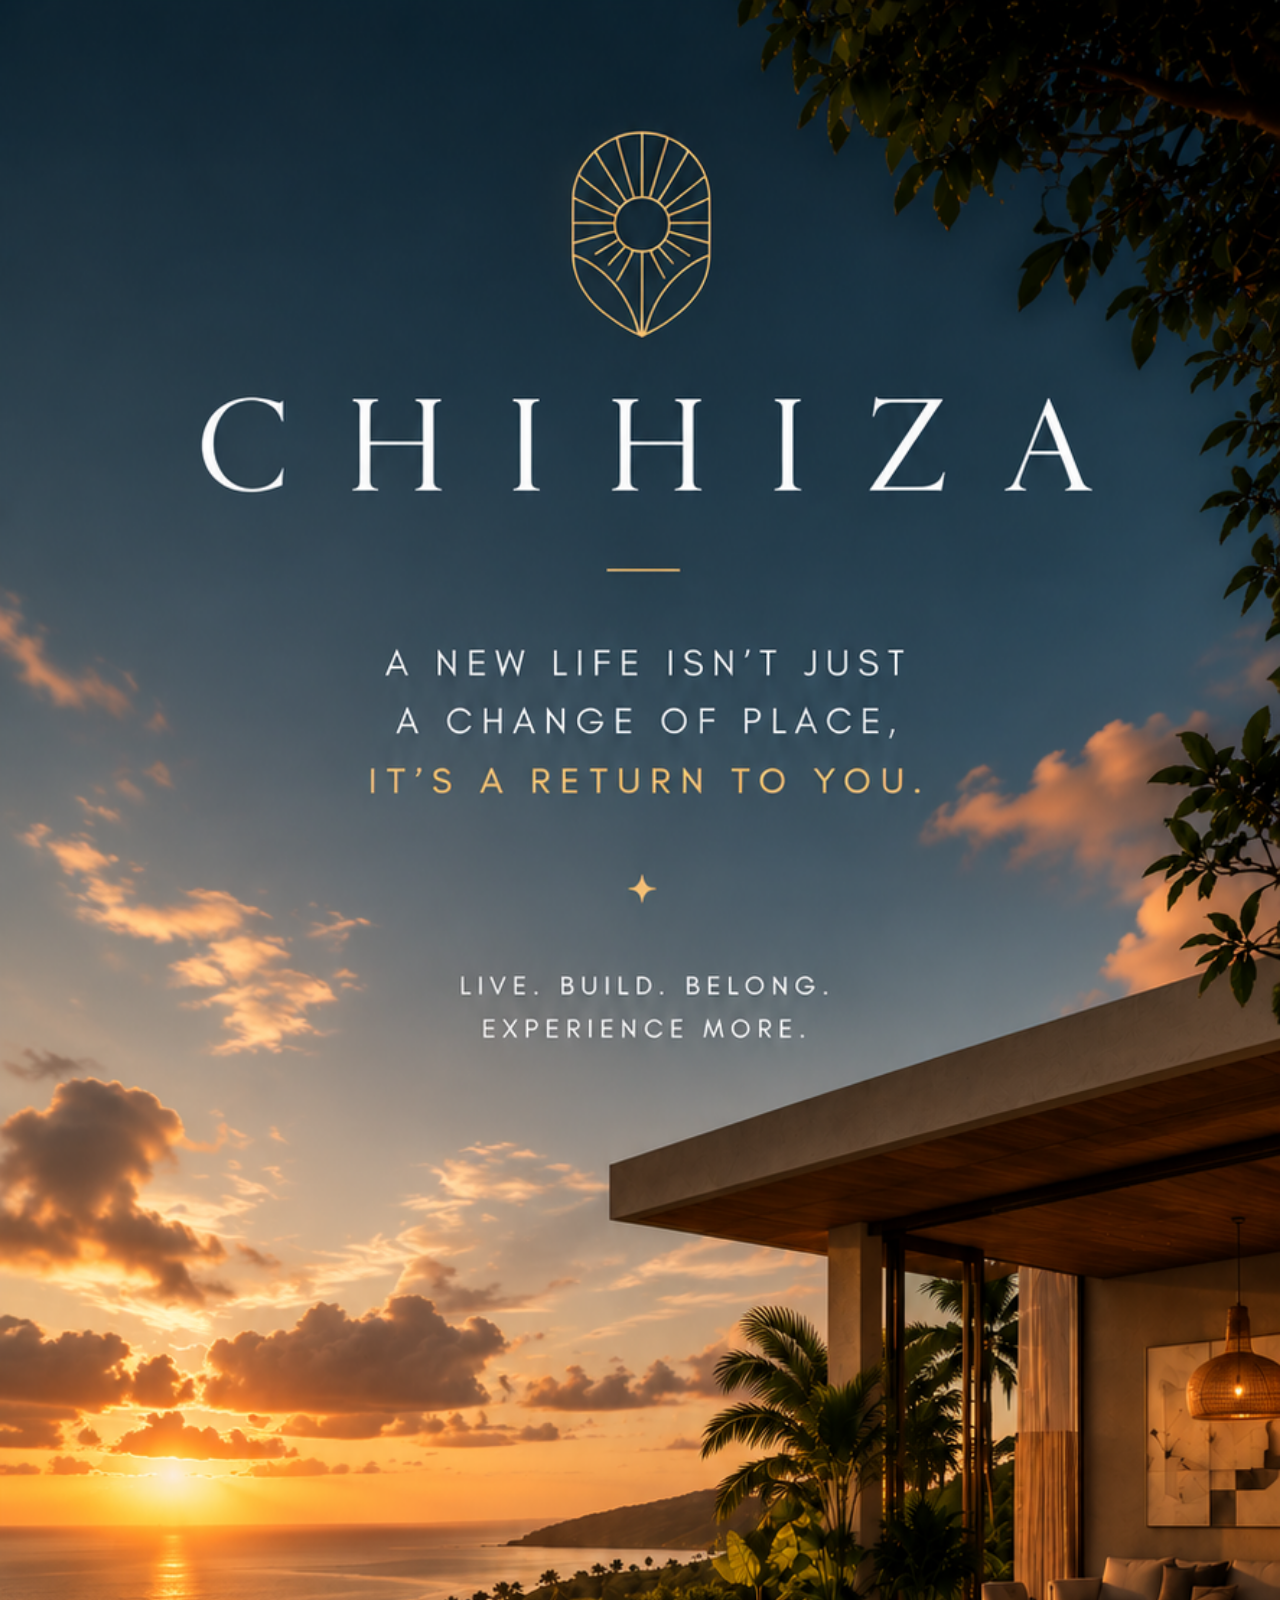
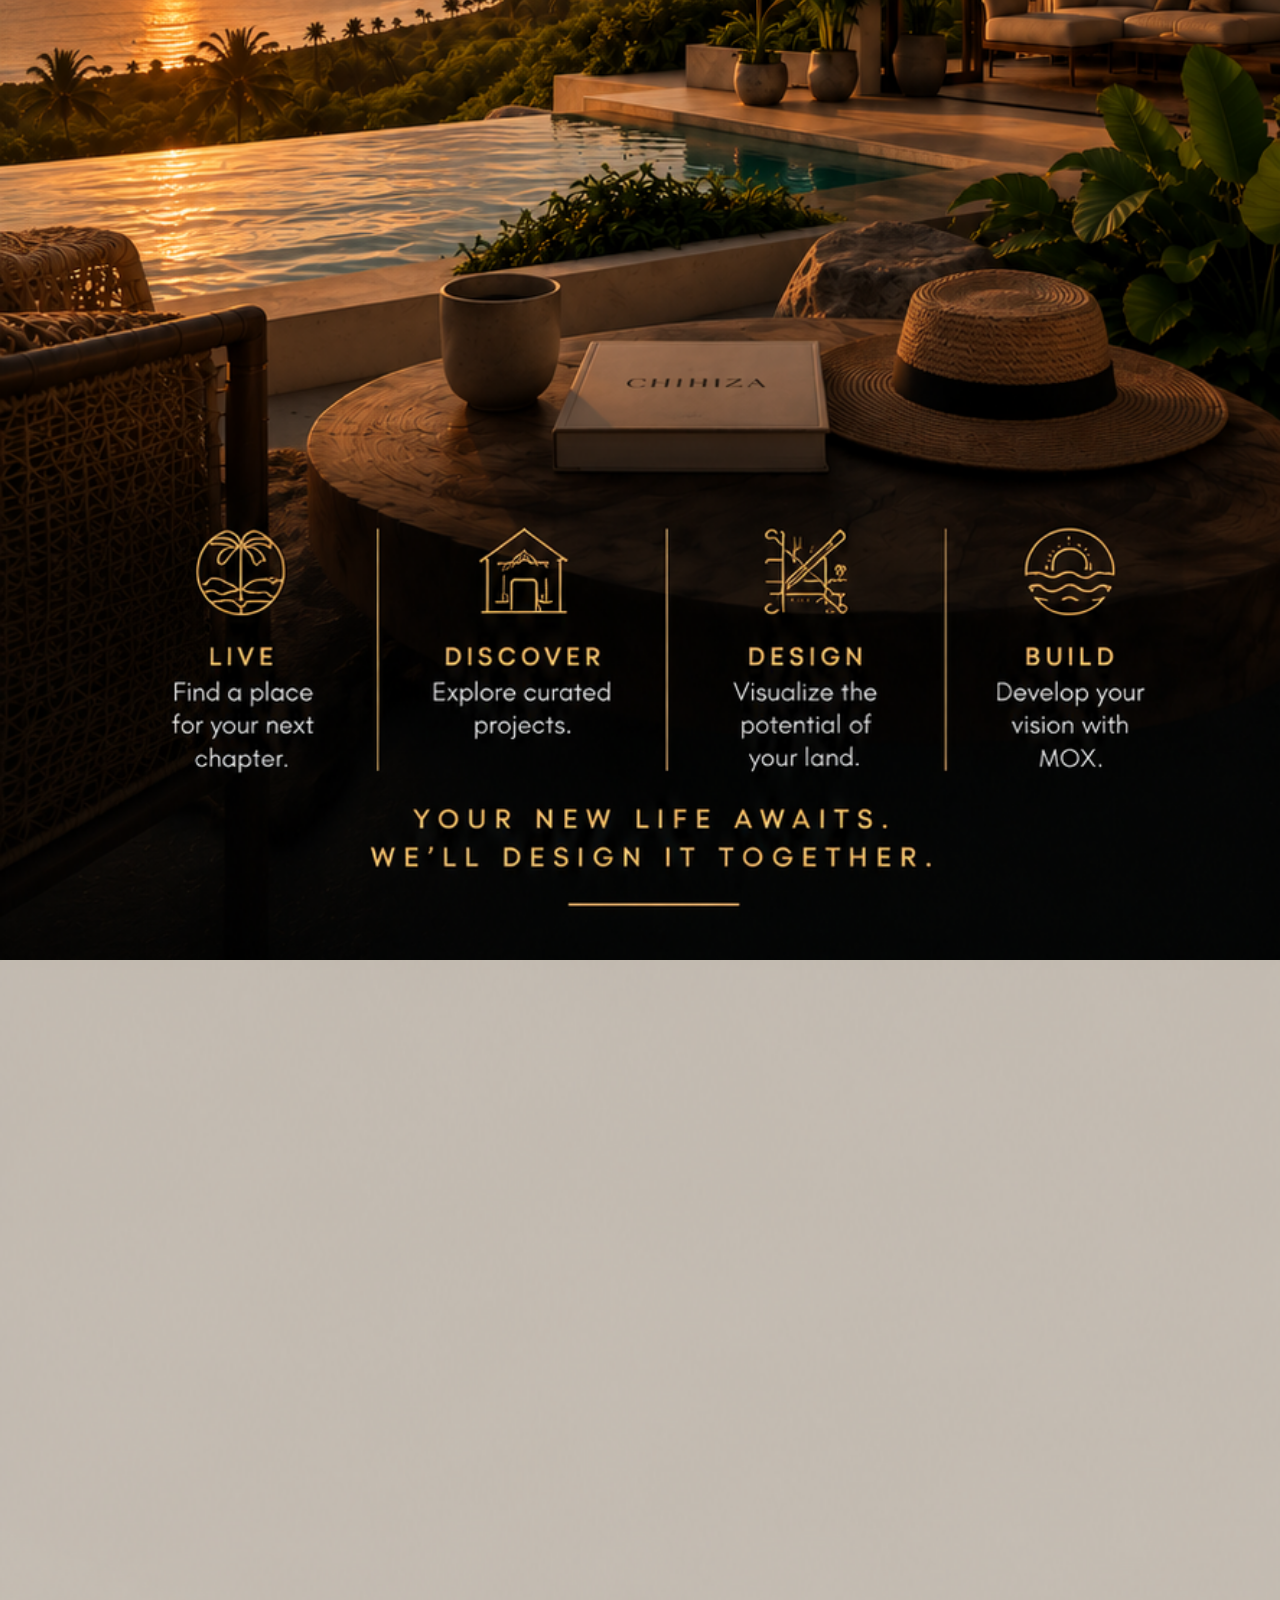
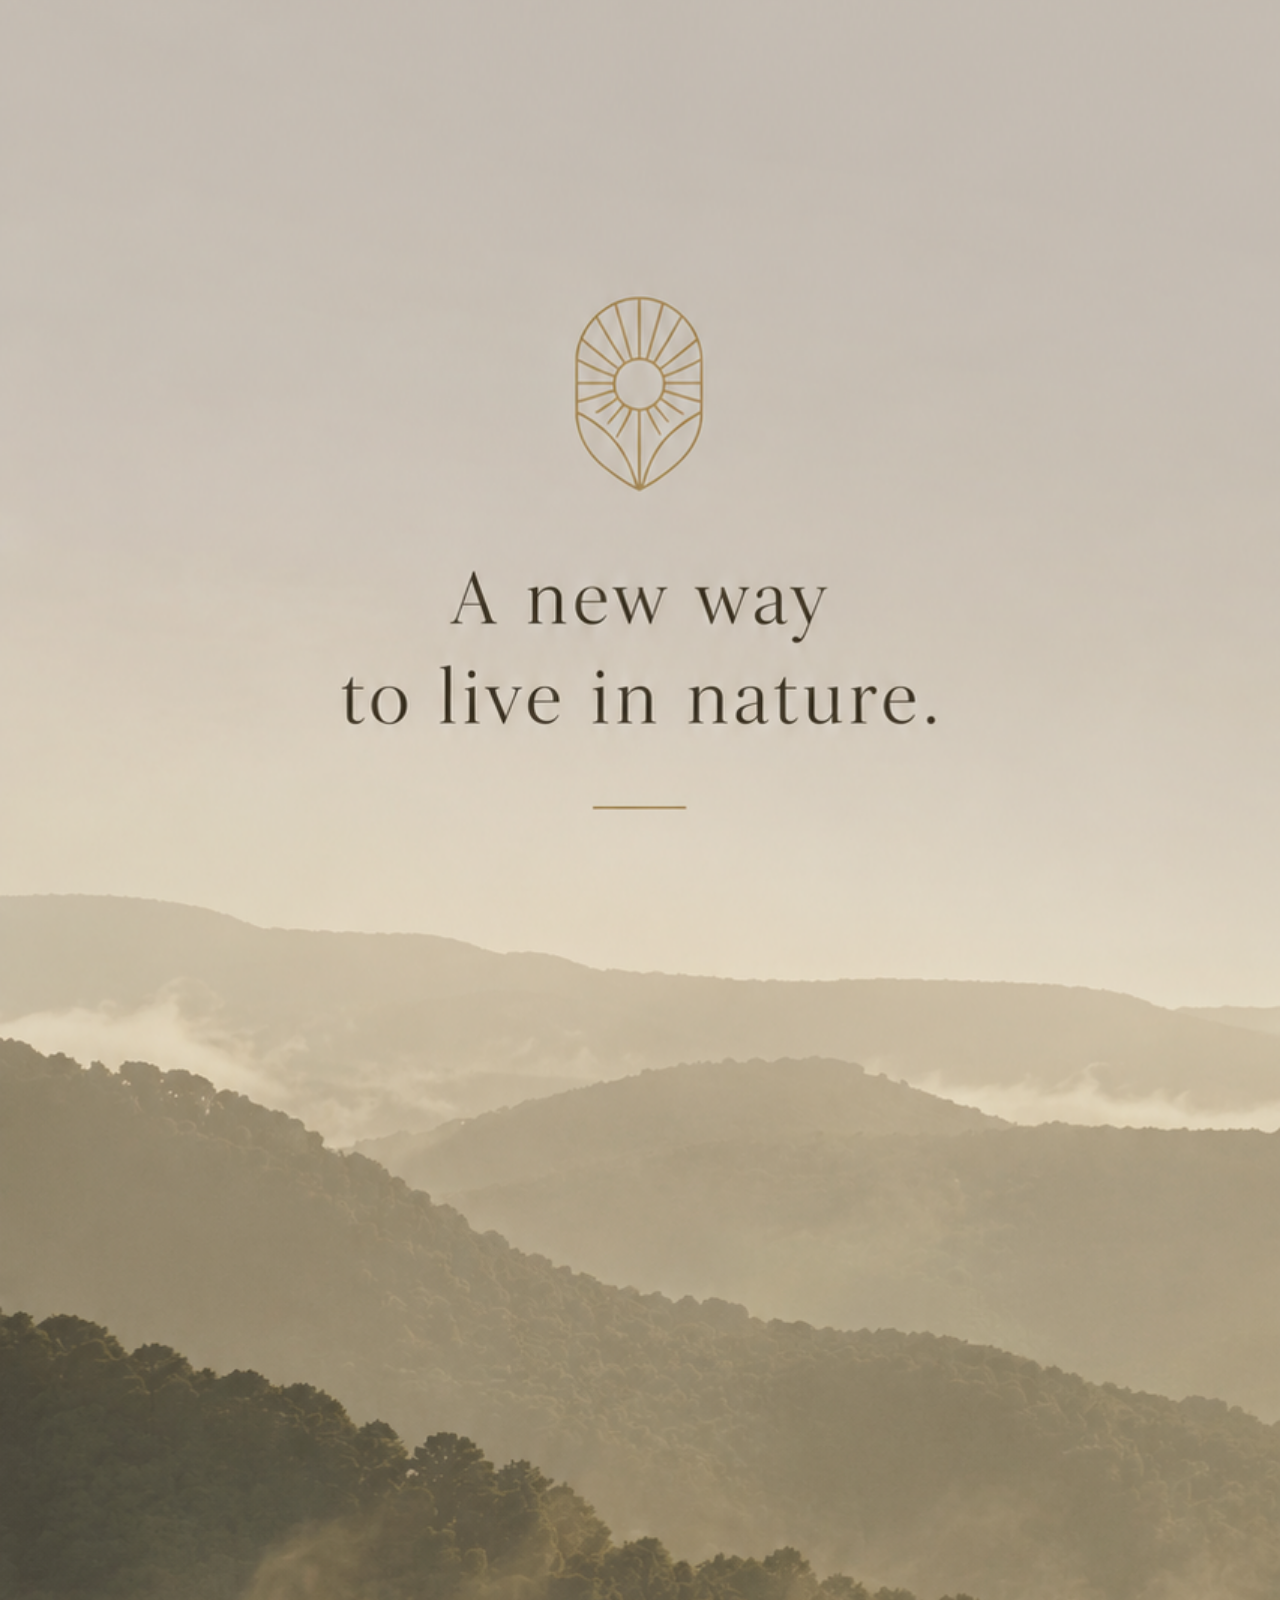
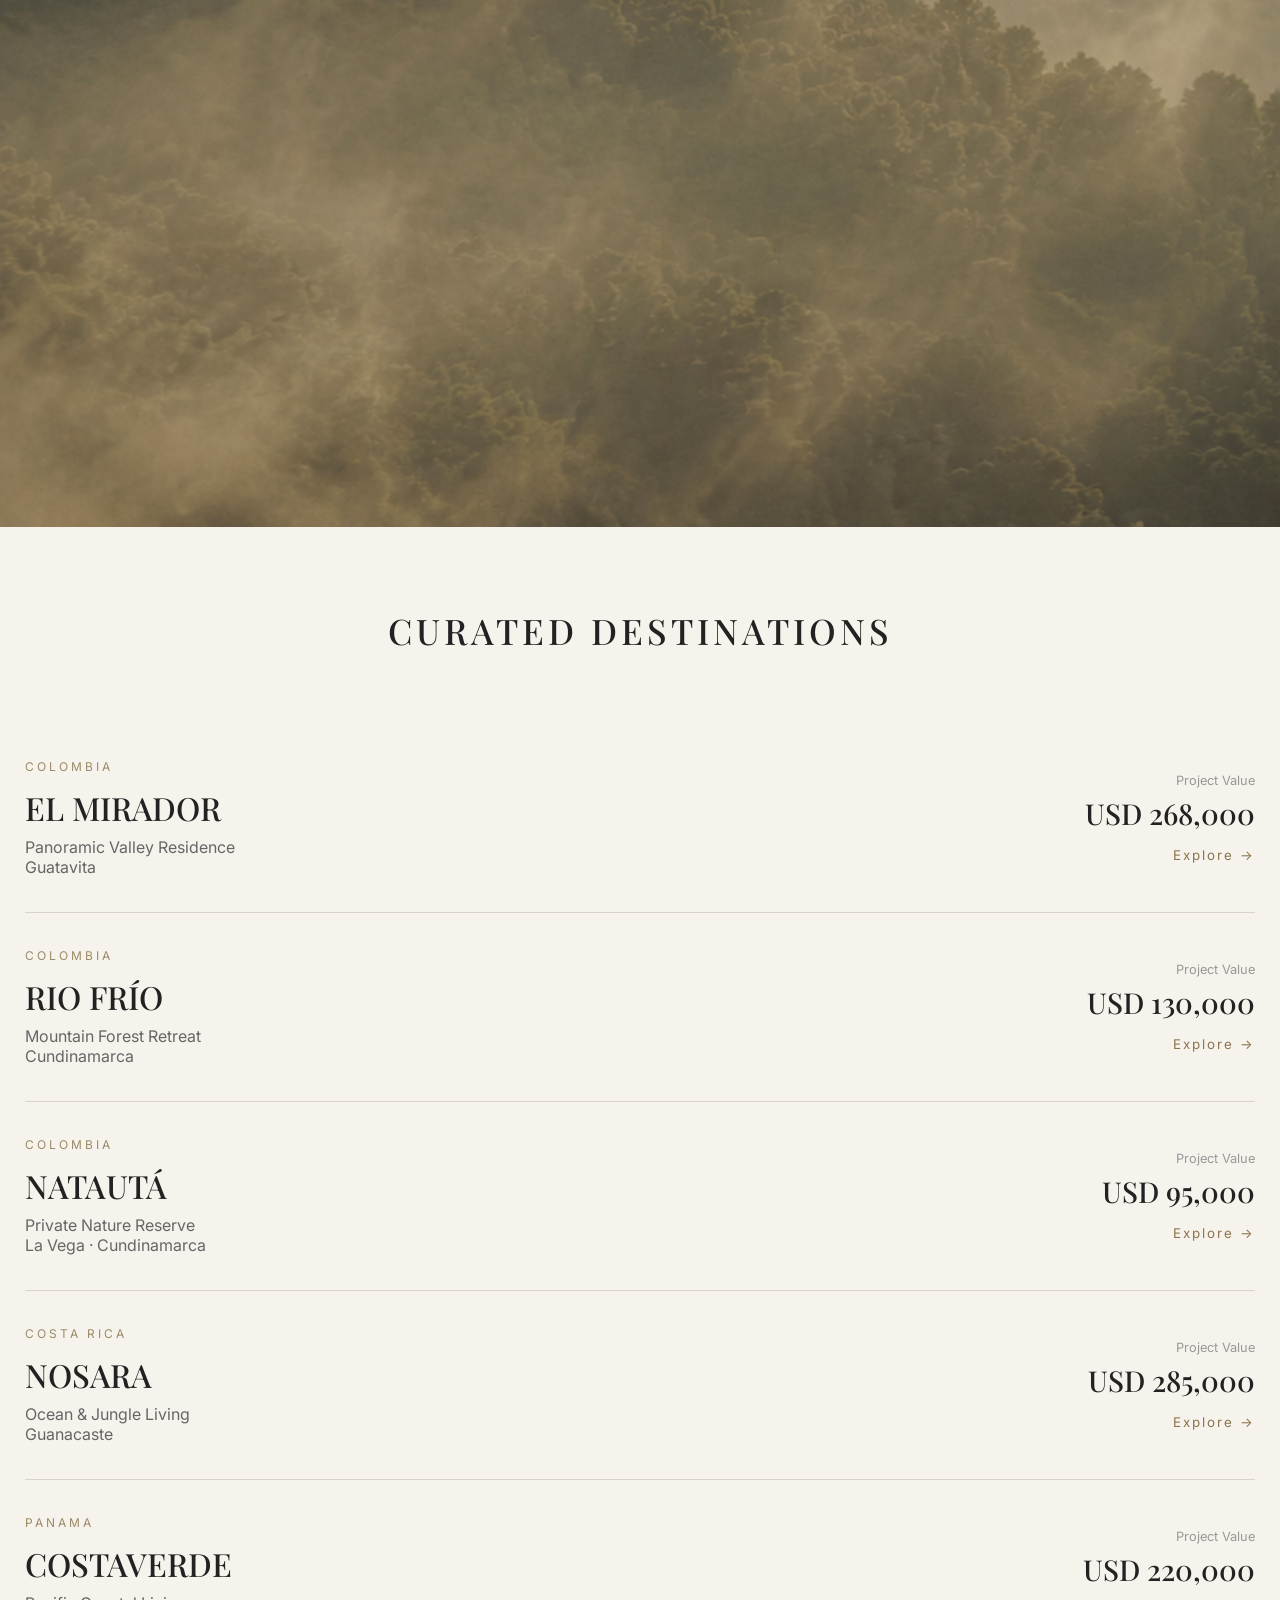
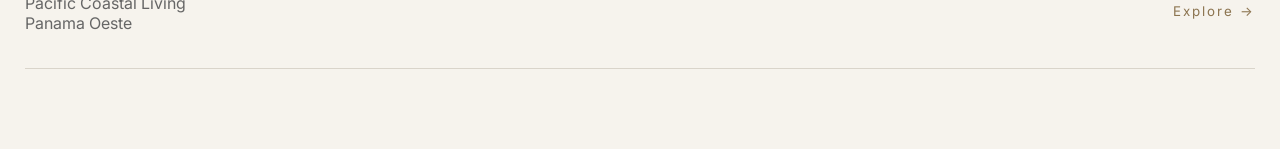
<file: index.html>
<!DOCTYPE html>
<html lang="en">

<head>

    <meta charset="UTF-8">
    <meta name="viewport" content="width=device-width, initial-scale=1.0">

    <title>CHIHIZA</title>

    <link rel="stylesheet" href="styles.css">

    <link rel="preconnect" href="https://fonts.googleapis.com">

    <link rel="preconnect" href="https://fonts.gstatic.com" crossorigin>

    <link href="https://fonts.googleapis.com/css2?family=Playfair+Display:wght@400;500;600;700&family=Inter:wght@300;400;500&display=swap" rel="stylesheet">

</head>

<body>

    <!-- HERO -->

    <section class="hero">

        <img src="./proyectos/hero-home.png" alt="CHIHIZA">

    </section>

    <!-- DESCRIPTION -->

    <section class="hero">

        <img src="./proyectos/description.png" alt="CHIHIZA">

    </section>

    <!-- PROJECTS -->

    <section class="projects">

        <h2>CURATED DESTINATIONS</h2>

        <!-- EL MIRADOR -->

        <a href="el-mirador.html" class="project-row">

            <div class="project-left">

                <span class="country">COLOMBIA</span>

                <h3>EL MIRADOR</h3>

                <p>Panoramic Valley Residence</p>

                <p class="location">
                    Guatavita
                </p>

            </div>

            <div class="project-right">

                <span>Project Value</span>

                <strong>USD 268,000</strong>

                <small>Explore →</small>

            </div>

        </a>

        <!-- RIO FRIO -->

        <a href="rio-frio.html" class="project-row">

            <div class="project-left">

                <span class="country">COLOMBIA</span>

                <h3>RIO FRÍO</h3>

                <p>Mountain Forest Retreat</p>

                <p class="location">
                    Cundinamarca
                </p>

            </div>

            <div class="project-right">

                <span>Project Value</span>

                <strong>USD 130,000</strong>

                <small>Explore →</small>

            </div>

        </a>

        <!-- NATAUTA -->

        <a href="natauta.html" class="project-row">

            <div class="project-left">

                <span class="country">COLOMBIA</span>

                <h3>NATAUTÁ</h3>

                <p>Private Nature Reserve</p>

                <p class="location">
                    La Vega · Cundinamarca
                </p>

            </div>

            <div class="project-right">

                <span>Project Value</span>

                <strong>USD 95,000</strong>

                <small>Explore →</small>

            </div>

        </a>

        <!-- NOSARA -->

        <a href="nosara.html" class="project-row">

            <div class="project-left">

                <span class="country">COSTA RICA</span>

                <h3>NOSARA</h3>

                <p>Ocean & Jungle Living</p>

                <p class="location">
                    Guanacaste
                </p>

            </div>

            <div class="project-right">

                <span>Project Value</span>

                <strong>USD 285,000</strong>

                <small>Explore →</small>

            </div>

        </a>

        <!-- COSTAVERDE -->

        <a href="costaverde.html" class="project-row">

            <div class="project-left">

                <span class="country">PANAMA</span>

                <h3>COSTAVERDE</h3>

                <p>Pacific Coastal Living</p>

                <p class="location">
                    Panama Oeste
                </p>

            </div>

            <div class="project-right">

                <span>Project Value</span>

                <strong>USD 220,000</strong>

                <small>Explore →</small>

            </div>

        </a>

    </section>

    <script src="script.js"></script>

</body>

</html>
</file>
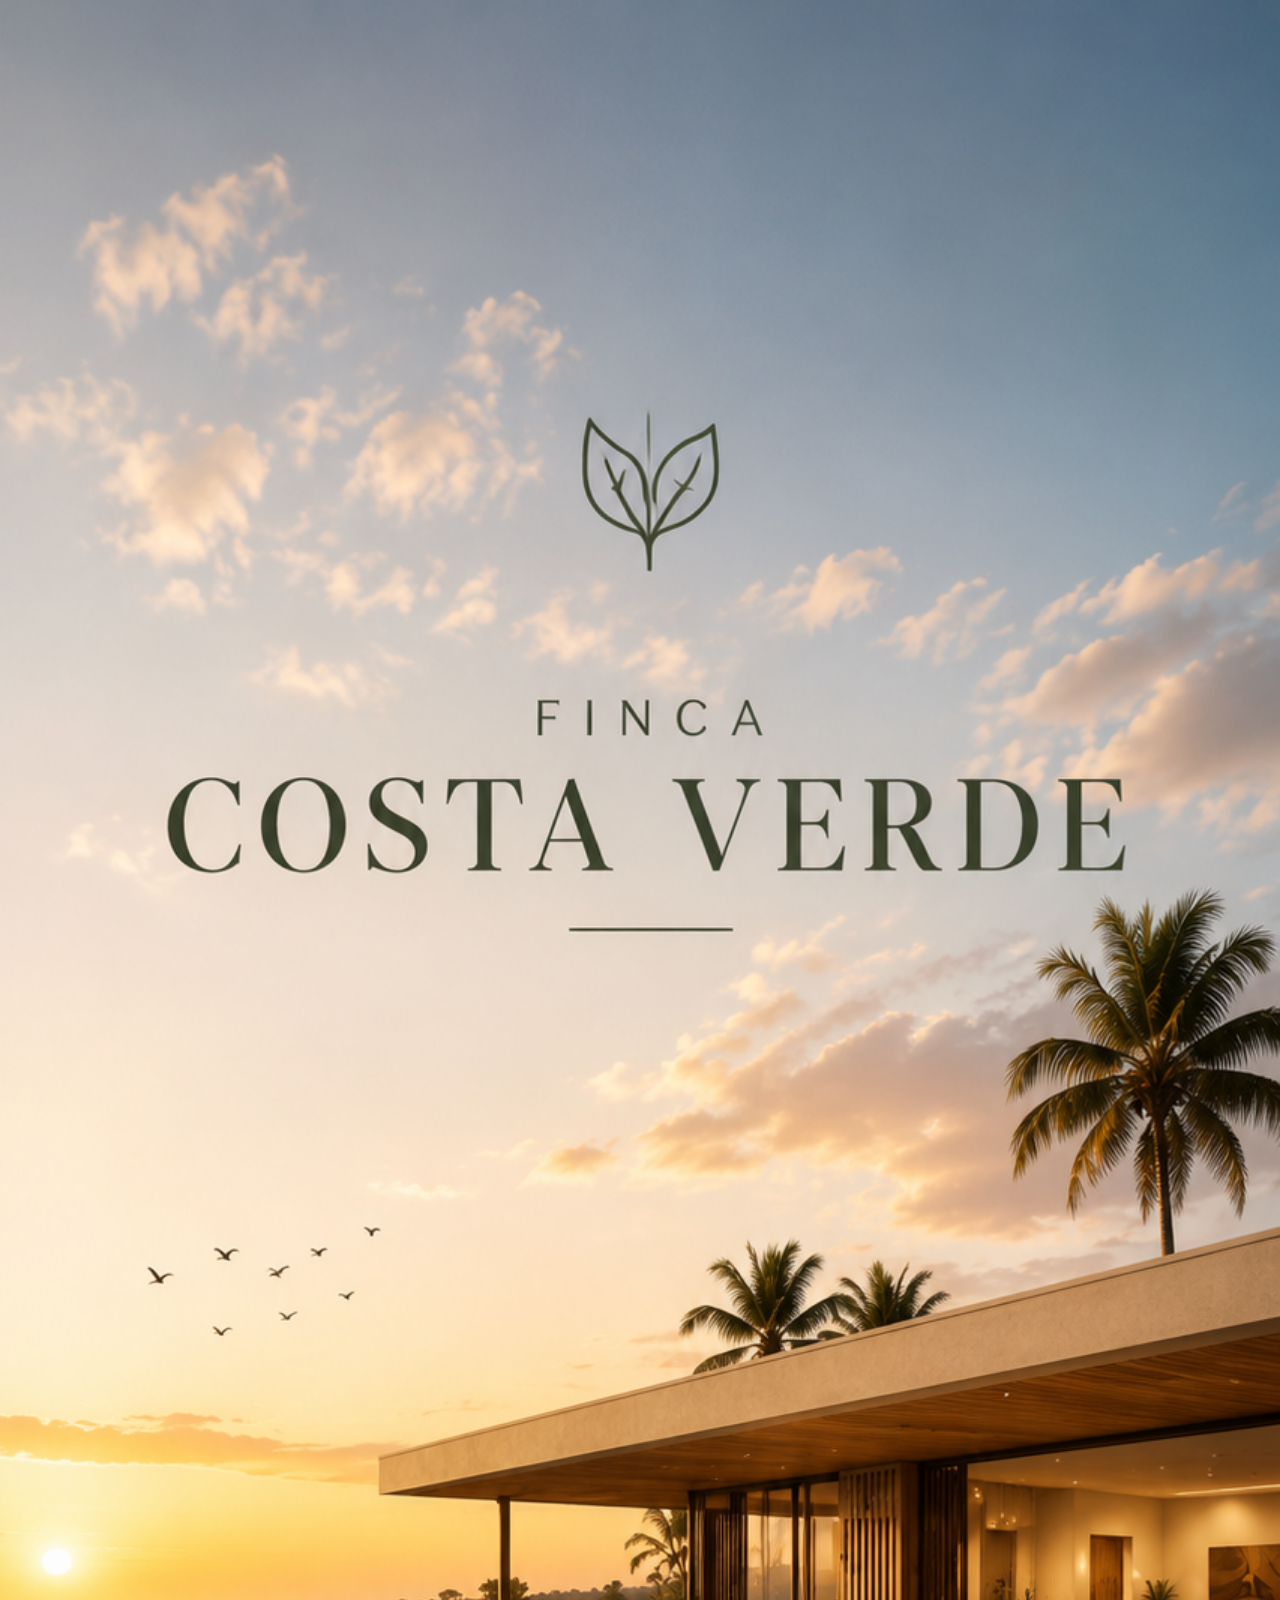
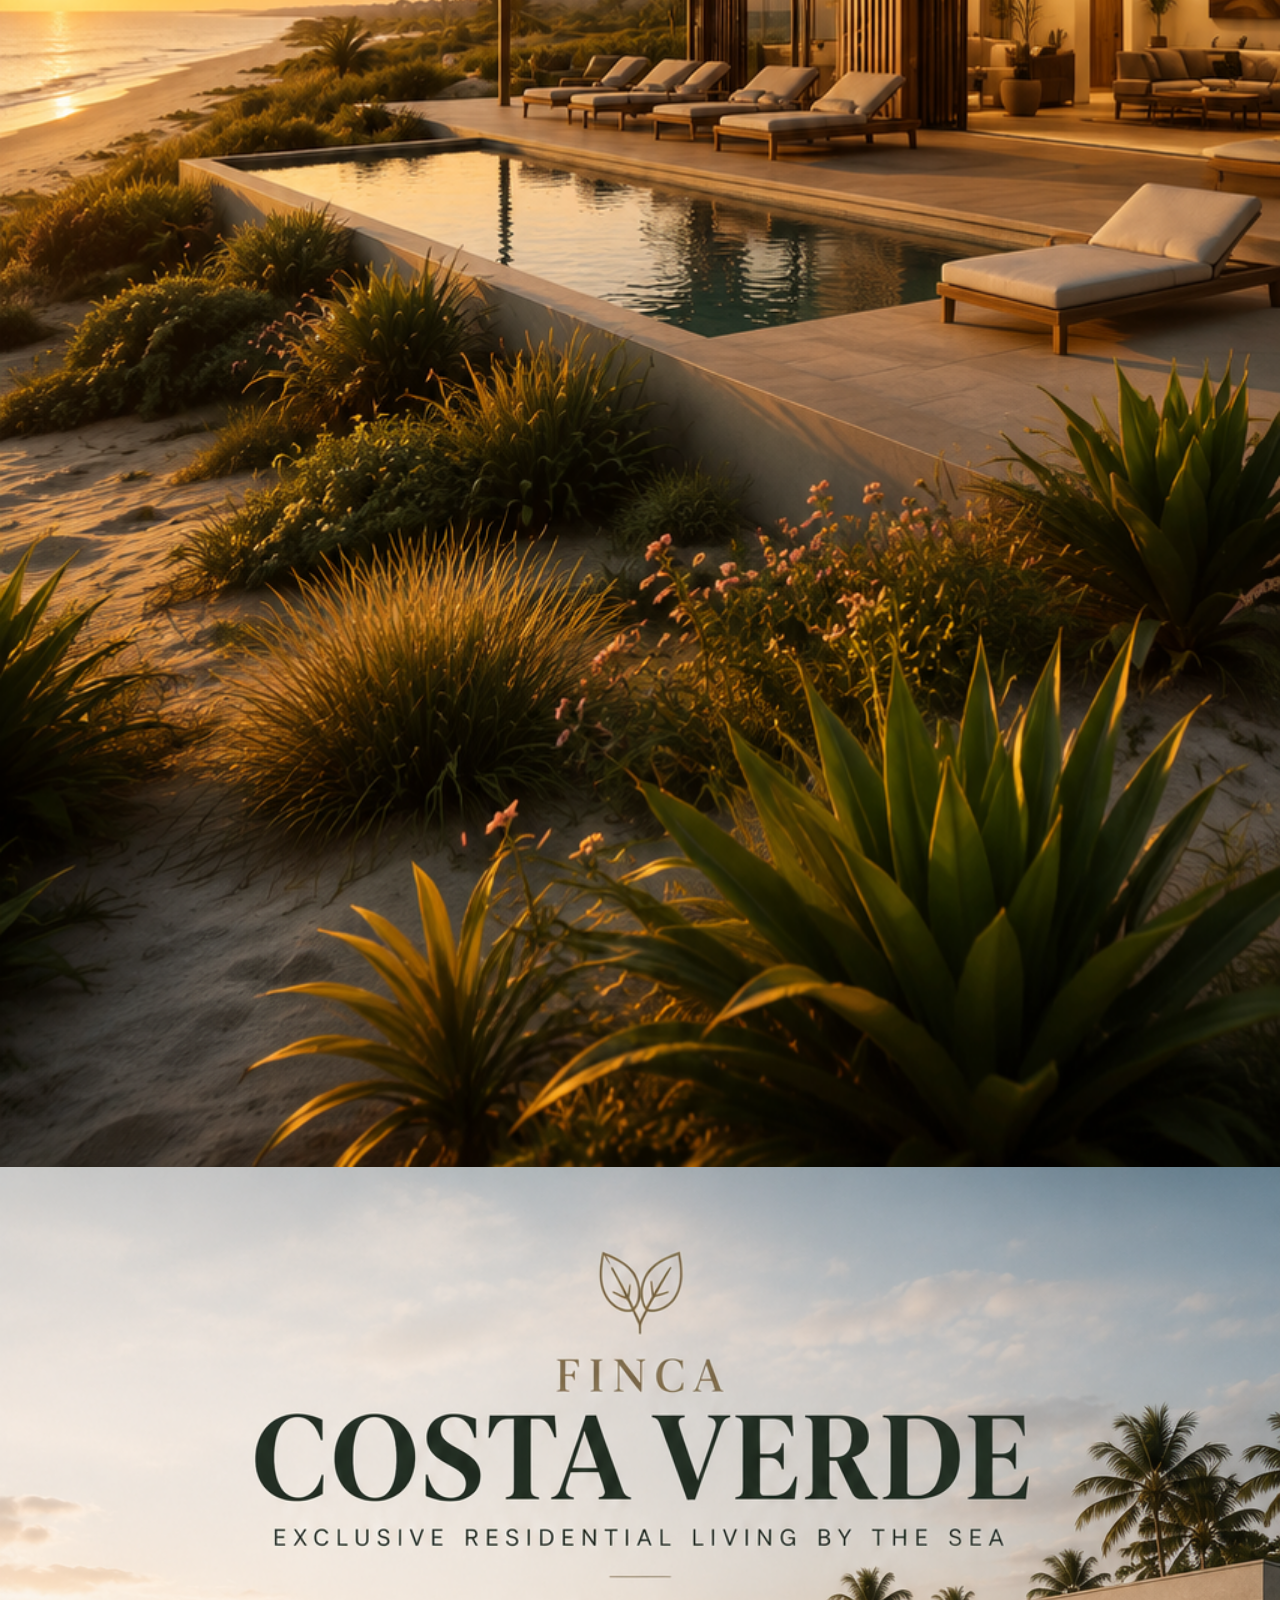
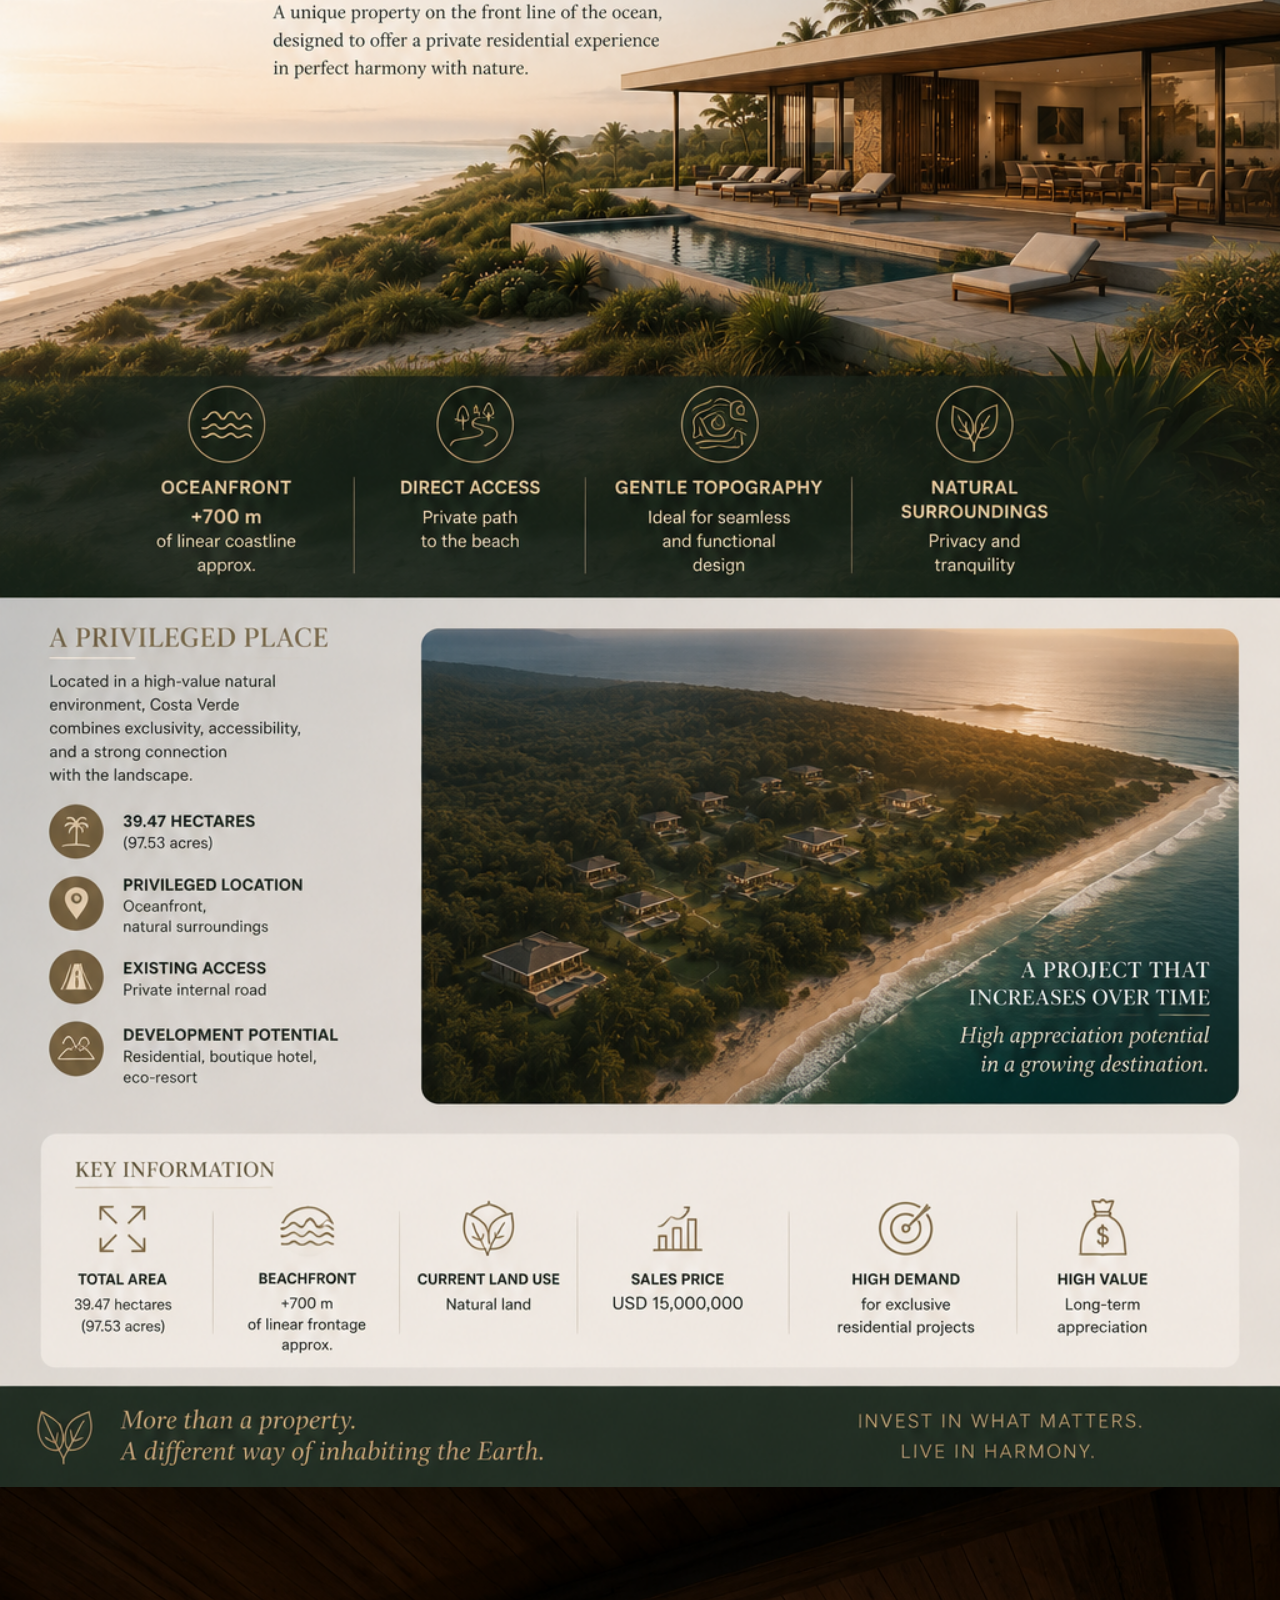
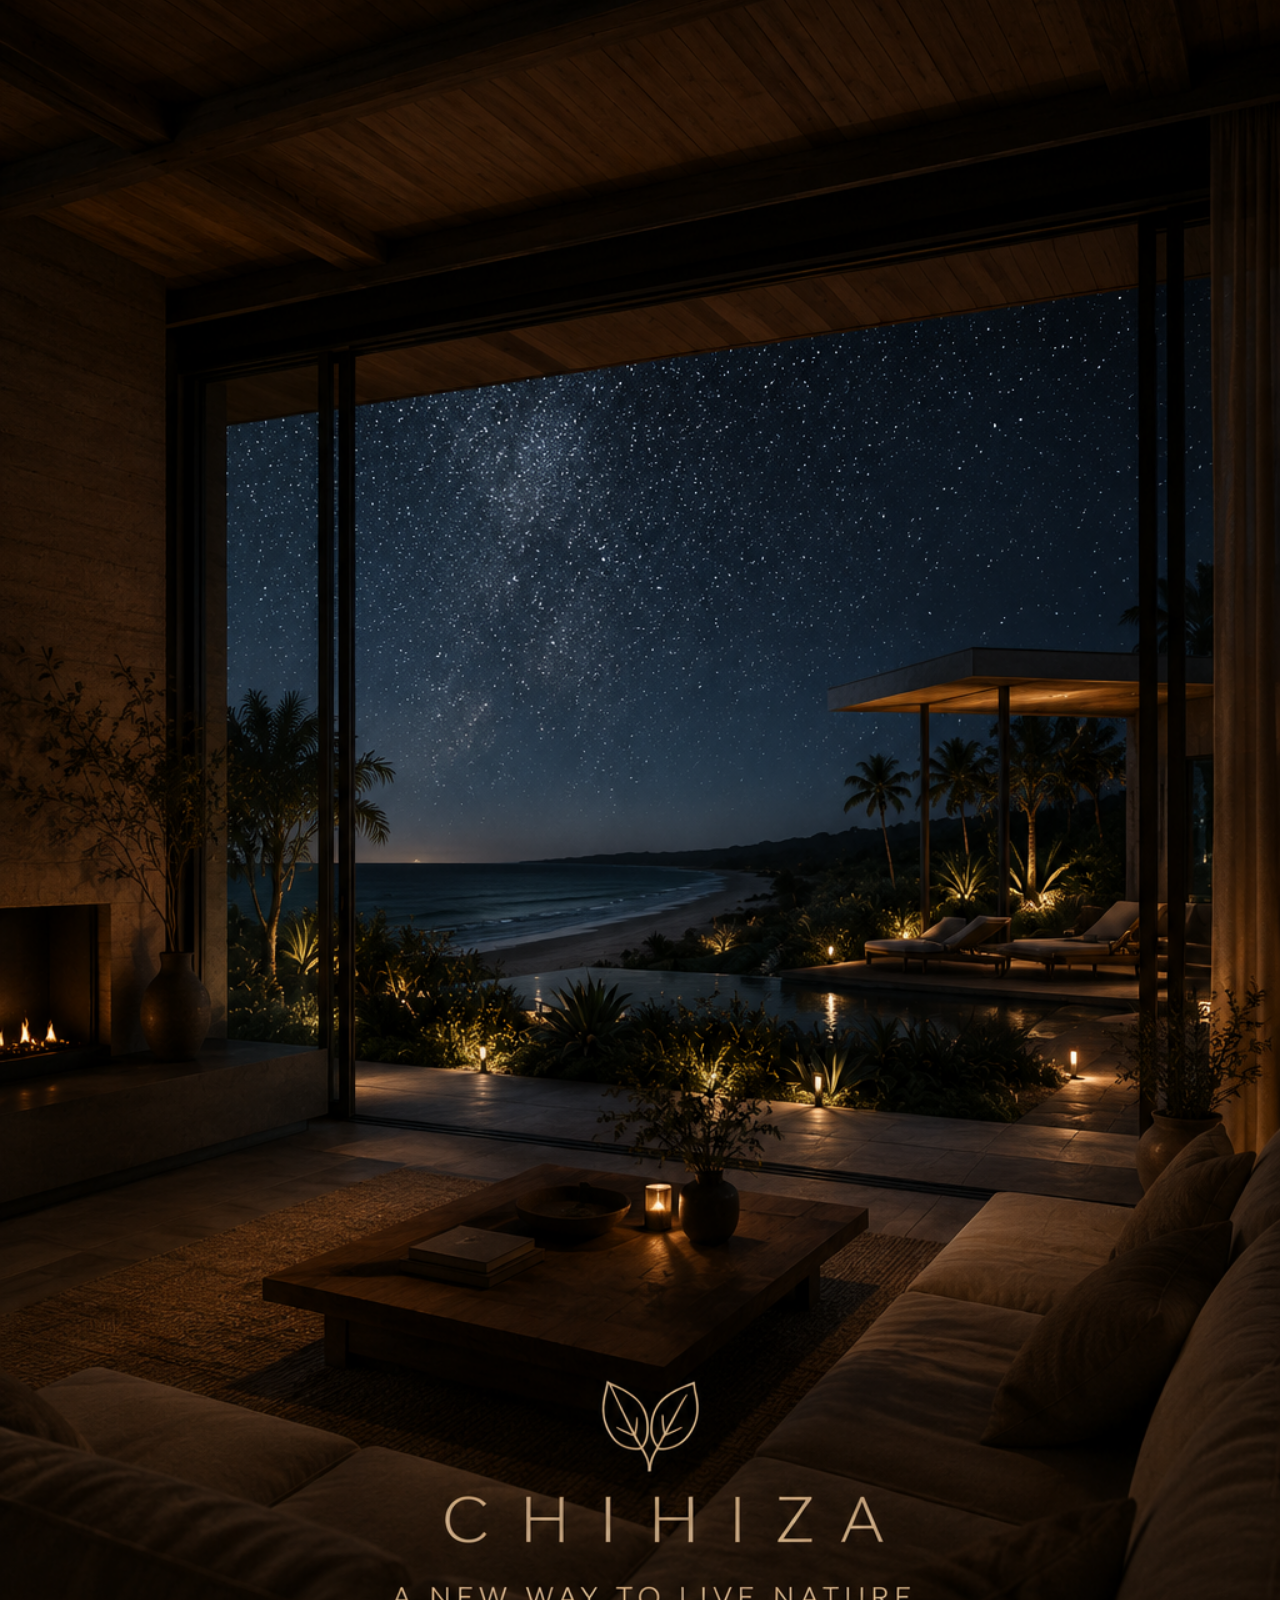
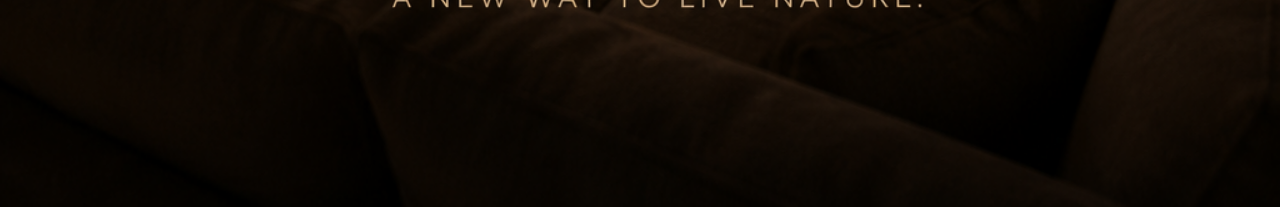
<file: costaverde.html>
<!DOCTYPE html>
<html lang="en">

<head>

    <meta charset="UTF-8">

    <meta name="viewport" content="width=device-width, initial-scale=1.0">

    <title>COSTAVERDE | CHIHIZA</title>

    <link rel="stylesheet" href="styles.css">

    <link rel="preconnect" href="https://fonts.googleapis.com">

    <link rel="preconnect" href="https://fonts.gstatic.com" crossorigin>

    <link href="https://fonts.googleapis.com/css2?family=Playfair+Display:wght@400;500;600;700&family=Inter:wght@300;400;500&display=swap" rel="stylesheet">

</head>

<body>

    <!-- HERO -->

    <section class="hero">

        <img src="./proyectos/costaverde/1.png" alt="COSTAVERDE">

    </section>

    <!-- SECOND IMAGE -->

    <section class="hero">

        <img src="./proyectos/costaverde/2.png" alt="COSTAVERDE">

    </section>

    <!-- THIRD IMAGE -->

    <section class="hero">

        <img src="./proyectos/costaverde/3.png" alt="COSTAVERDE">

    </section>

</body>

</html>
</file>
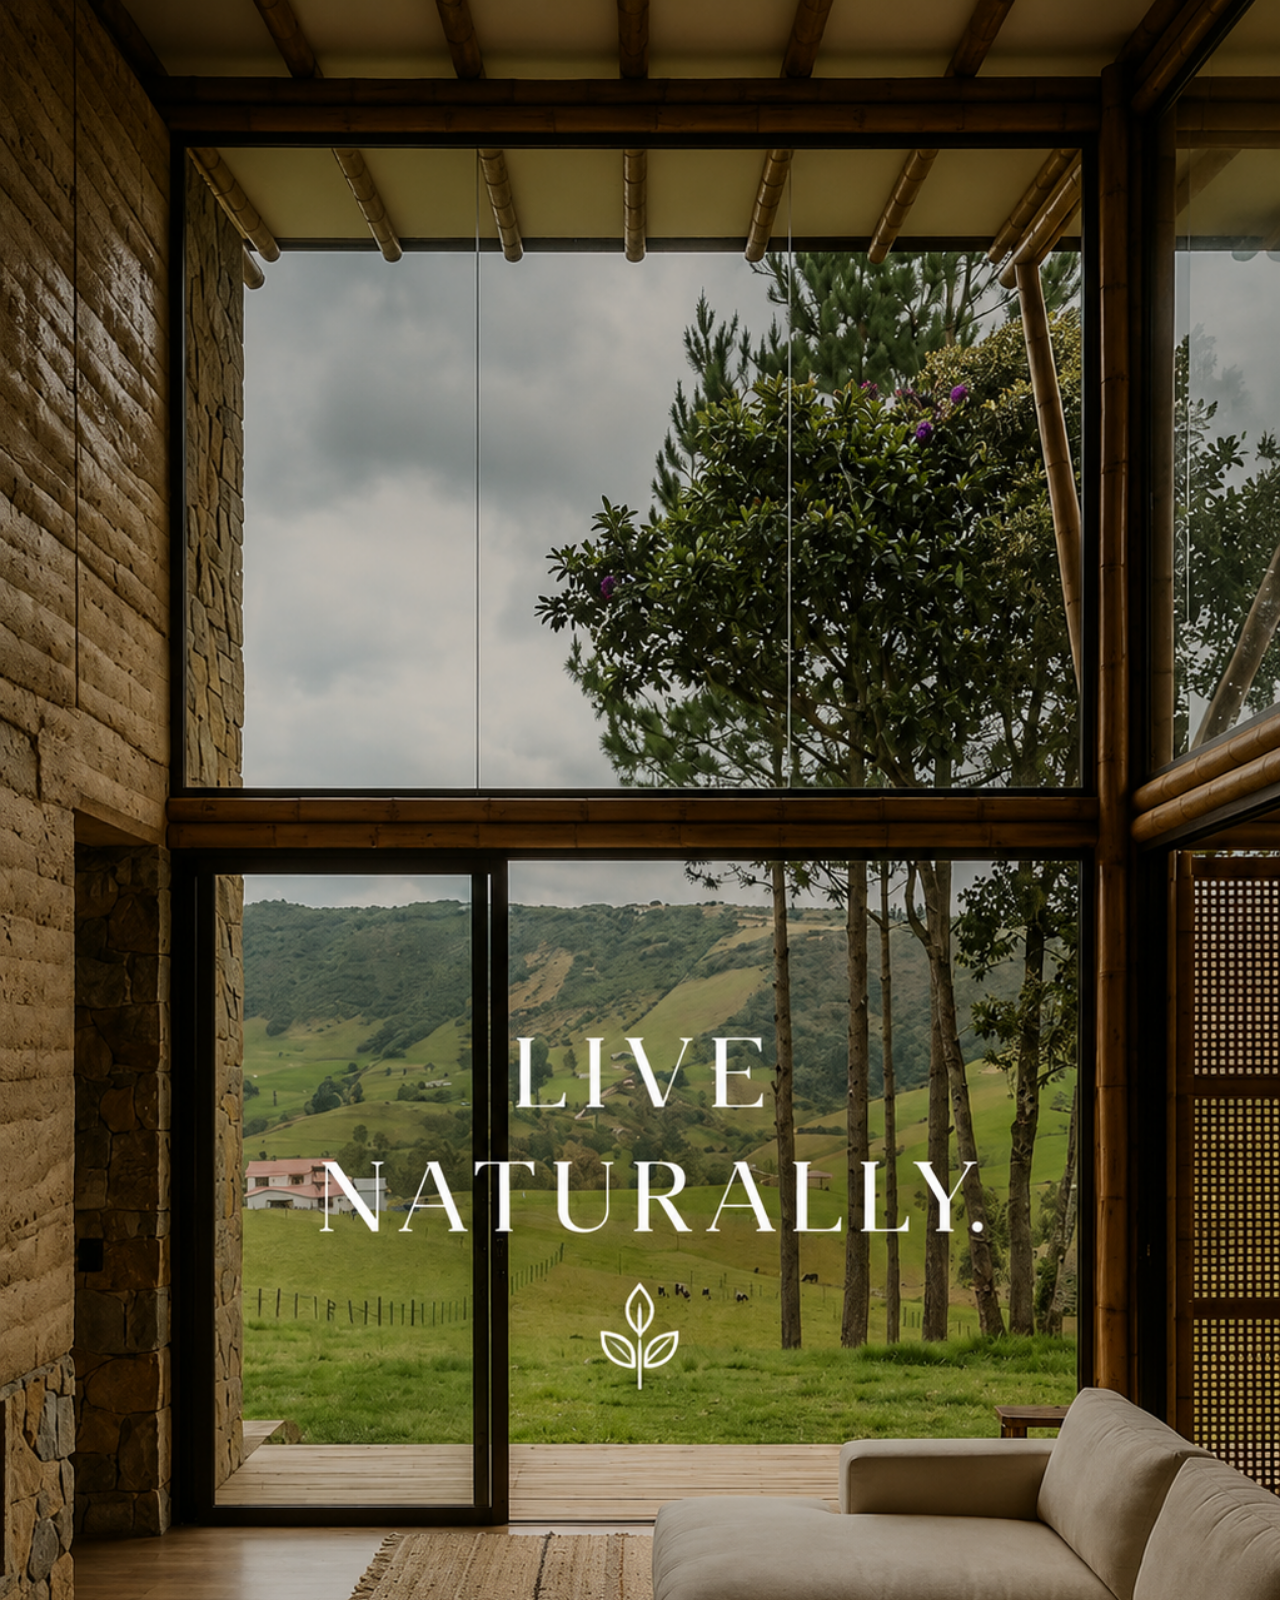
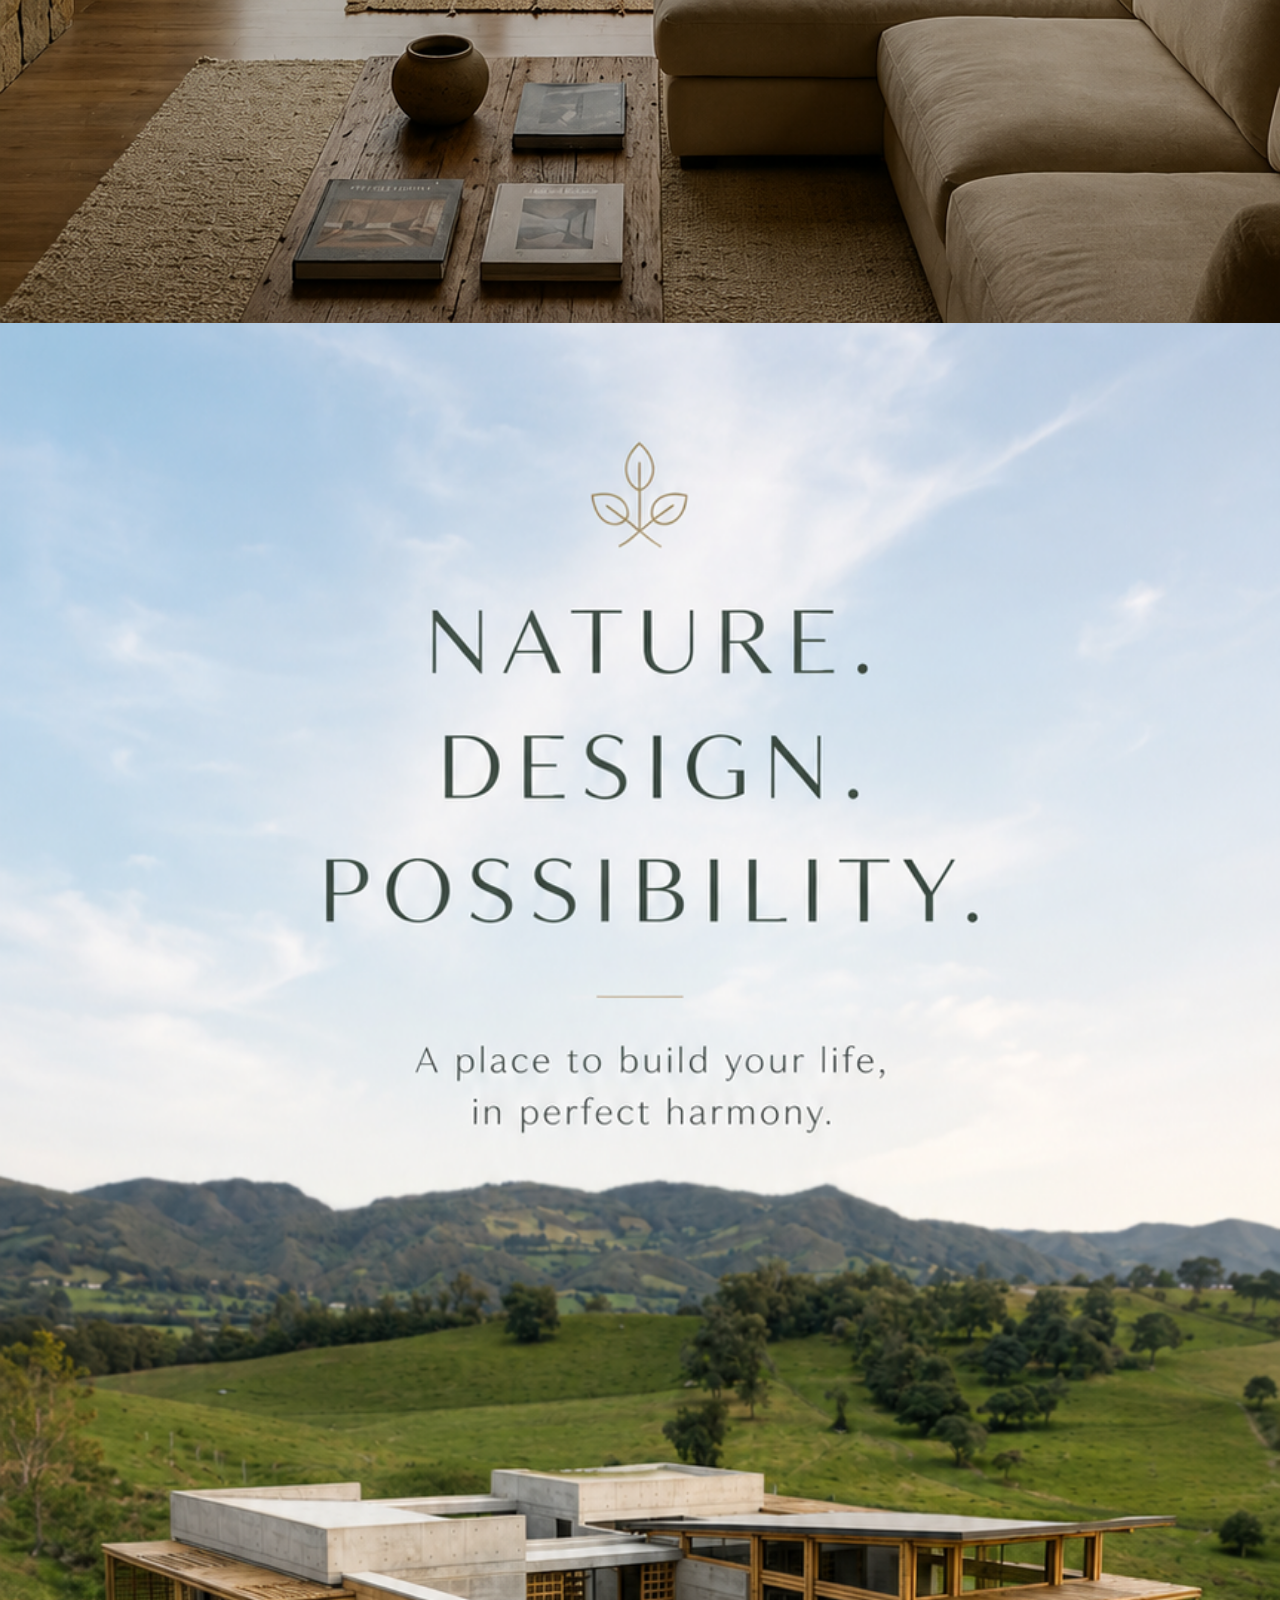
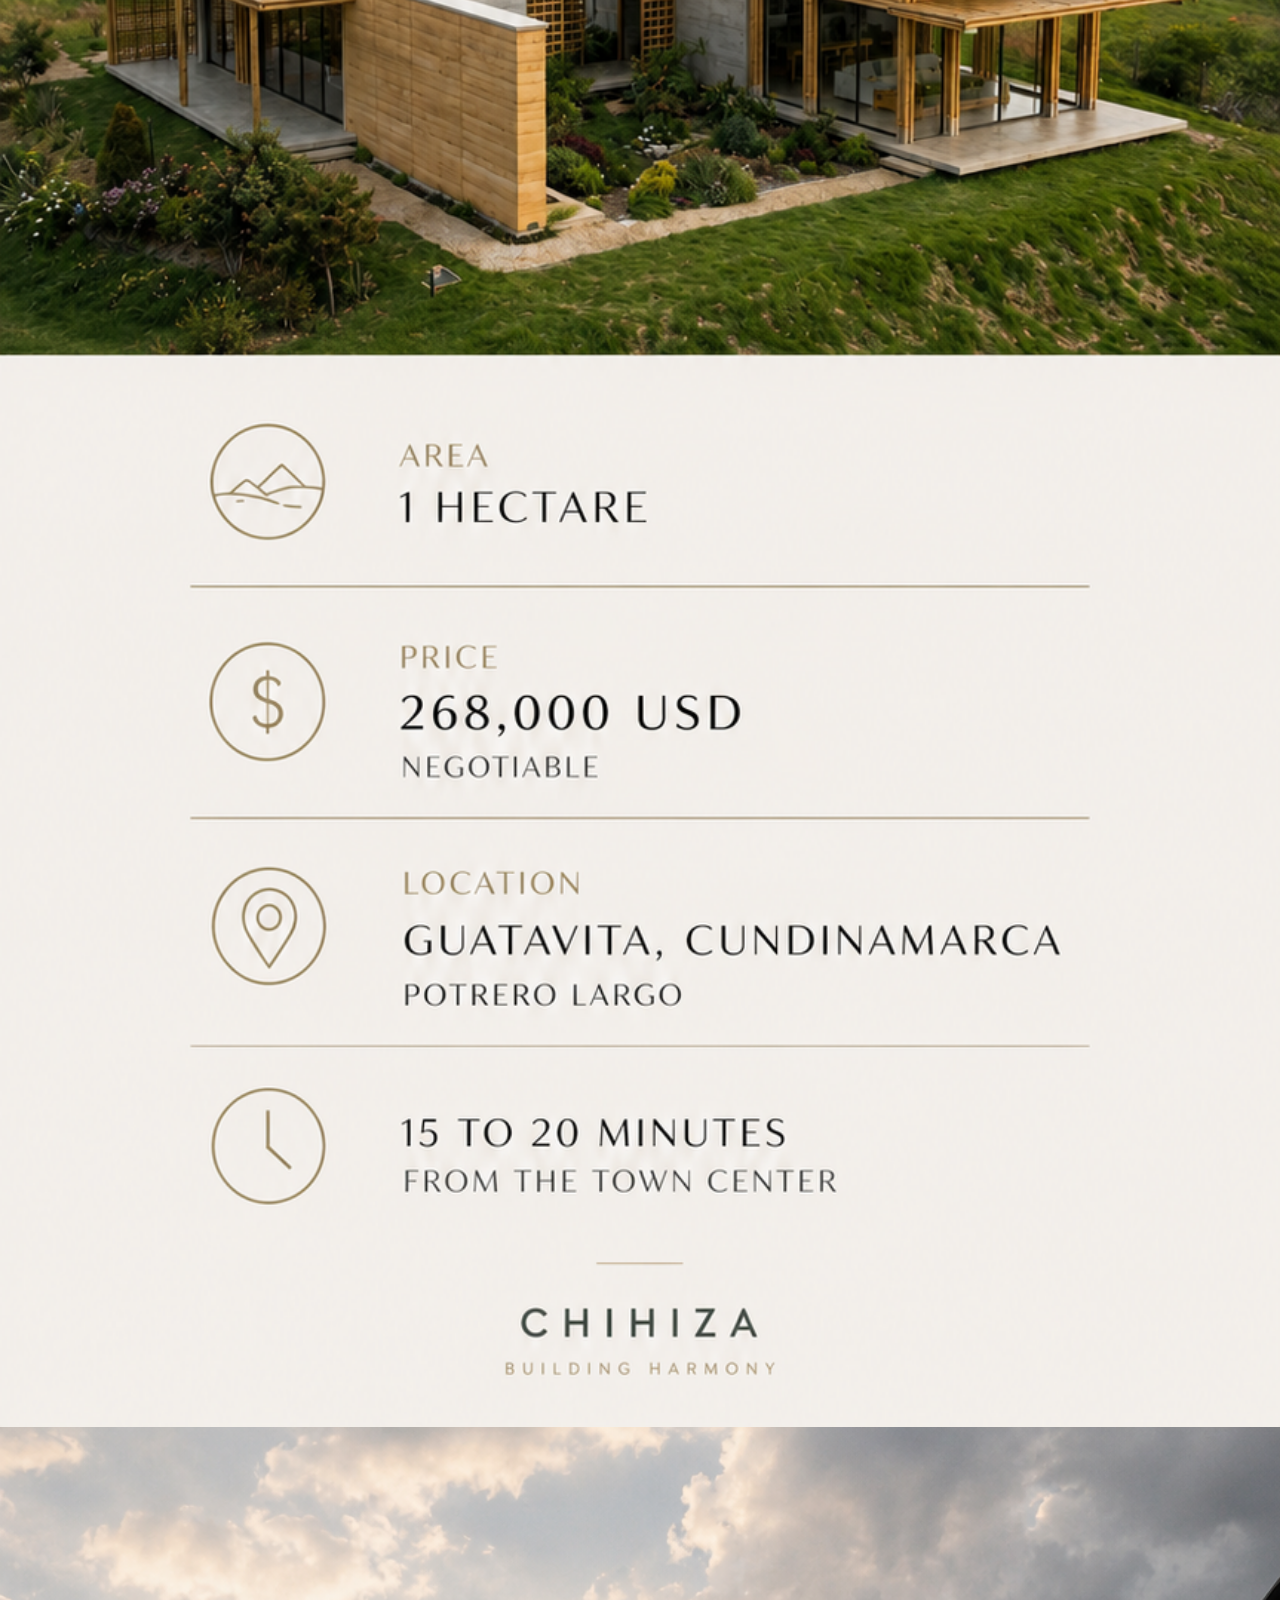
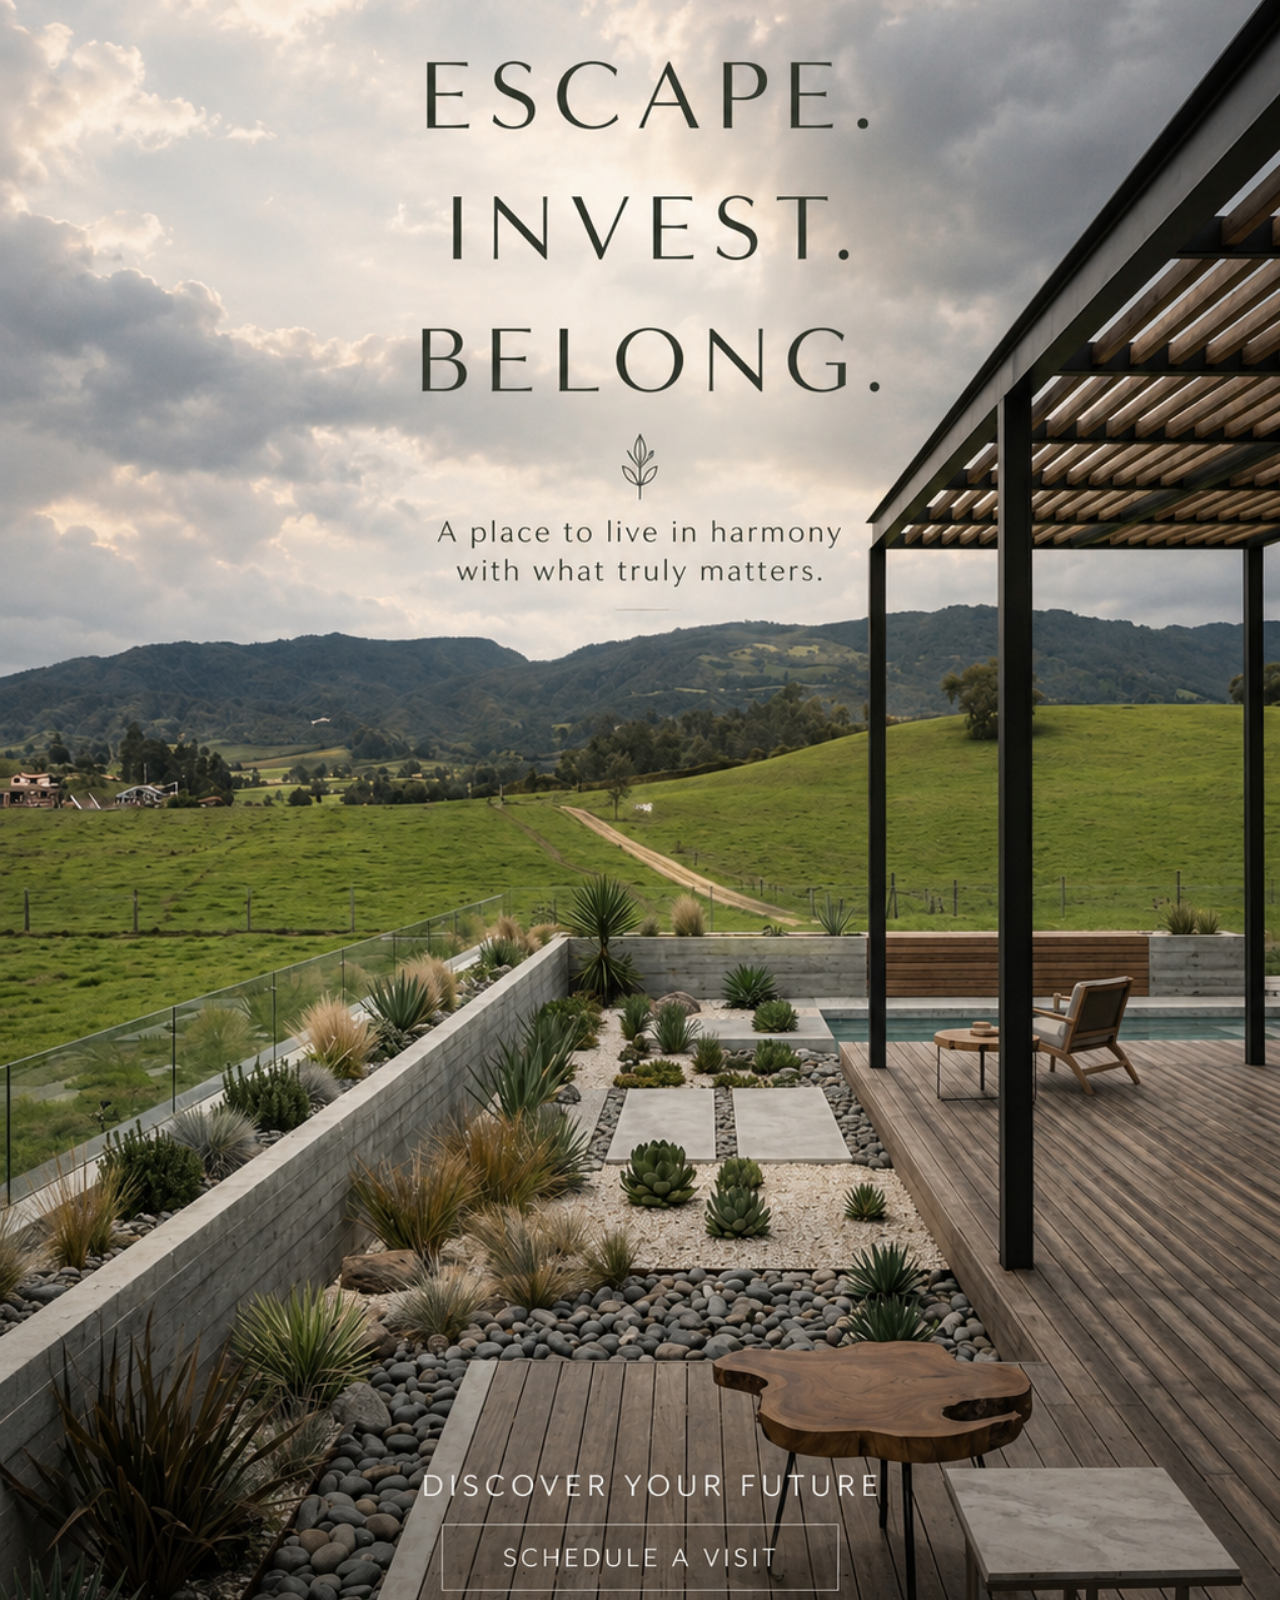
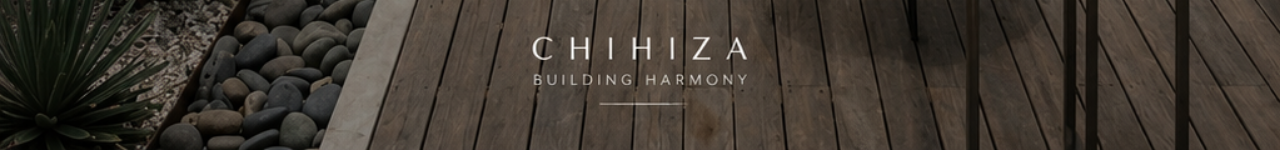
<file: el-mirador.html>
<!DOCTYPE html>
<html lang="en">

<head>

    <meta charset="UTF-8">

    <meta name="viewport" content="width=device-width, initial-scale=1.0">

    <title>EL MIRADOR | CHIHIZA</title>

    <link rel="stylesheet" href="styles.css">

</head>

<body>

    <!-- IMAGE 1 -->

    <section class="hero">

        <img src="./proyectos/el-mirador/1.png" alt="EL MIRADOR">

    </section>

    <!-- IMAGE 2 -->

    <section class="hero">

        <img src="./proyectos/el-mirador/2.png" alt="EL MIRADOR">

    </section>

    <!-- IMAGE 3 -->

    <section class="hero">

        <img src="./proyectos/el-mirador/3.png" alt="EL MIRADOR">

    </section>

</body>

</html>
</file>
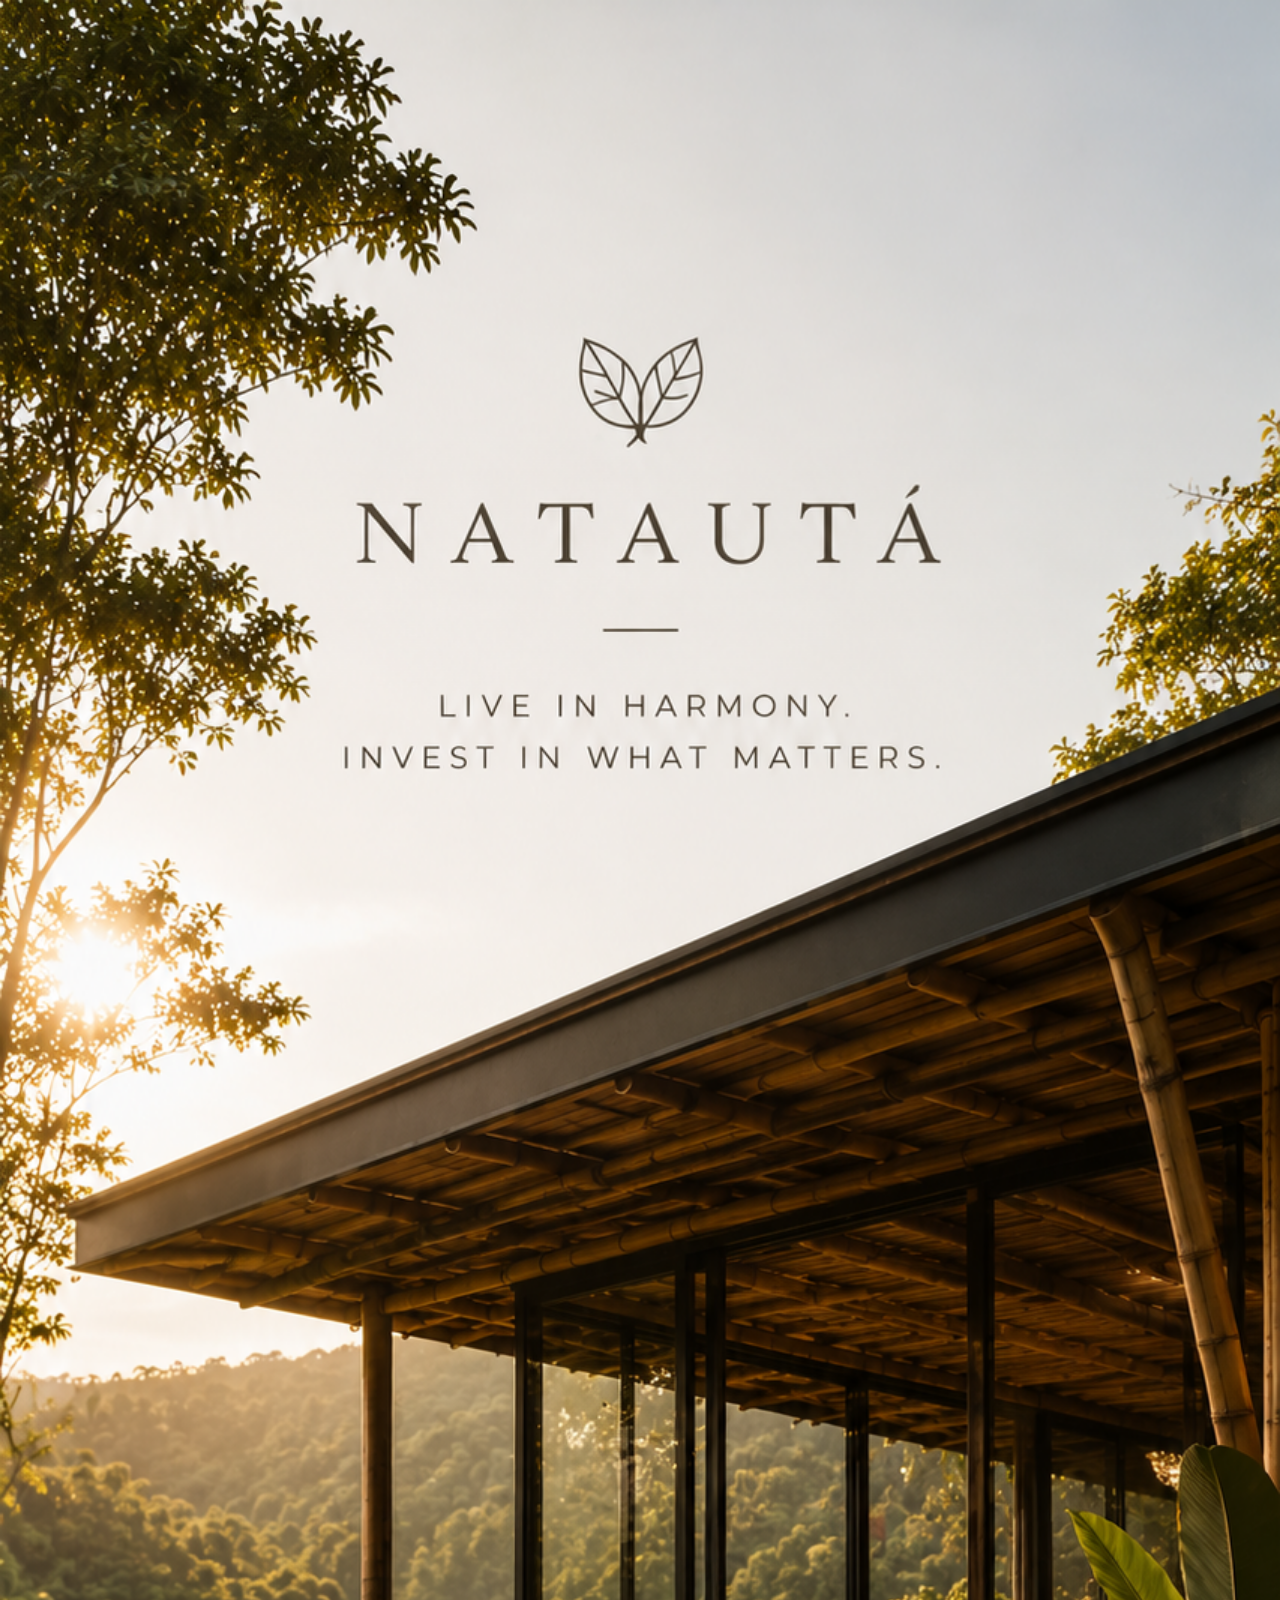
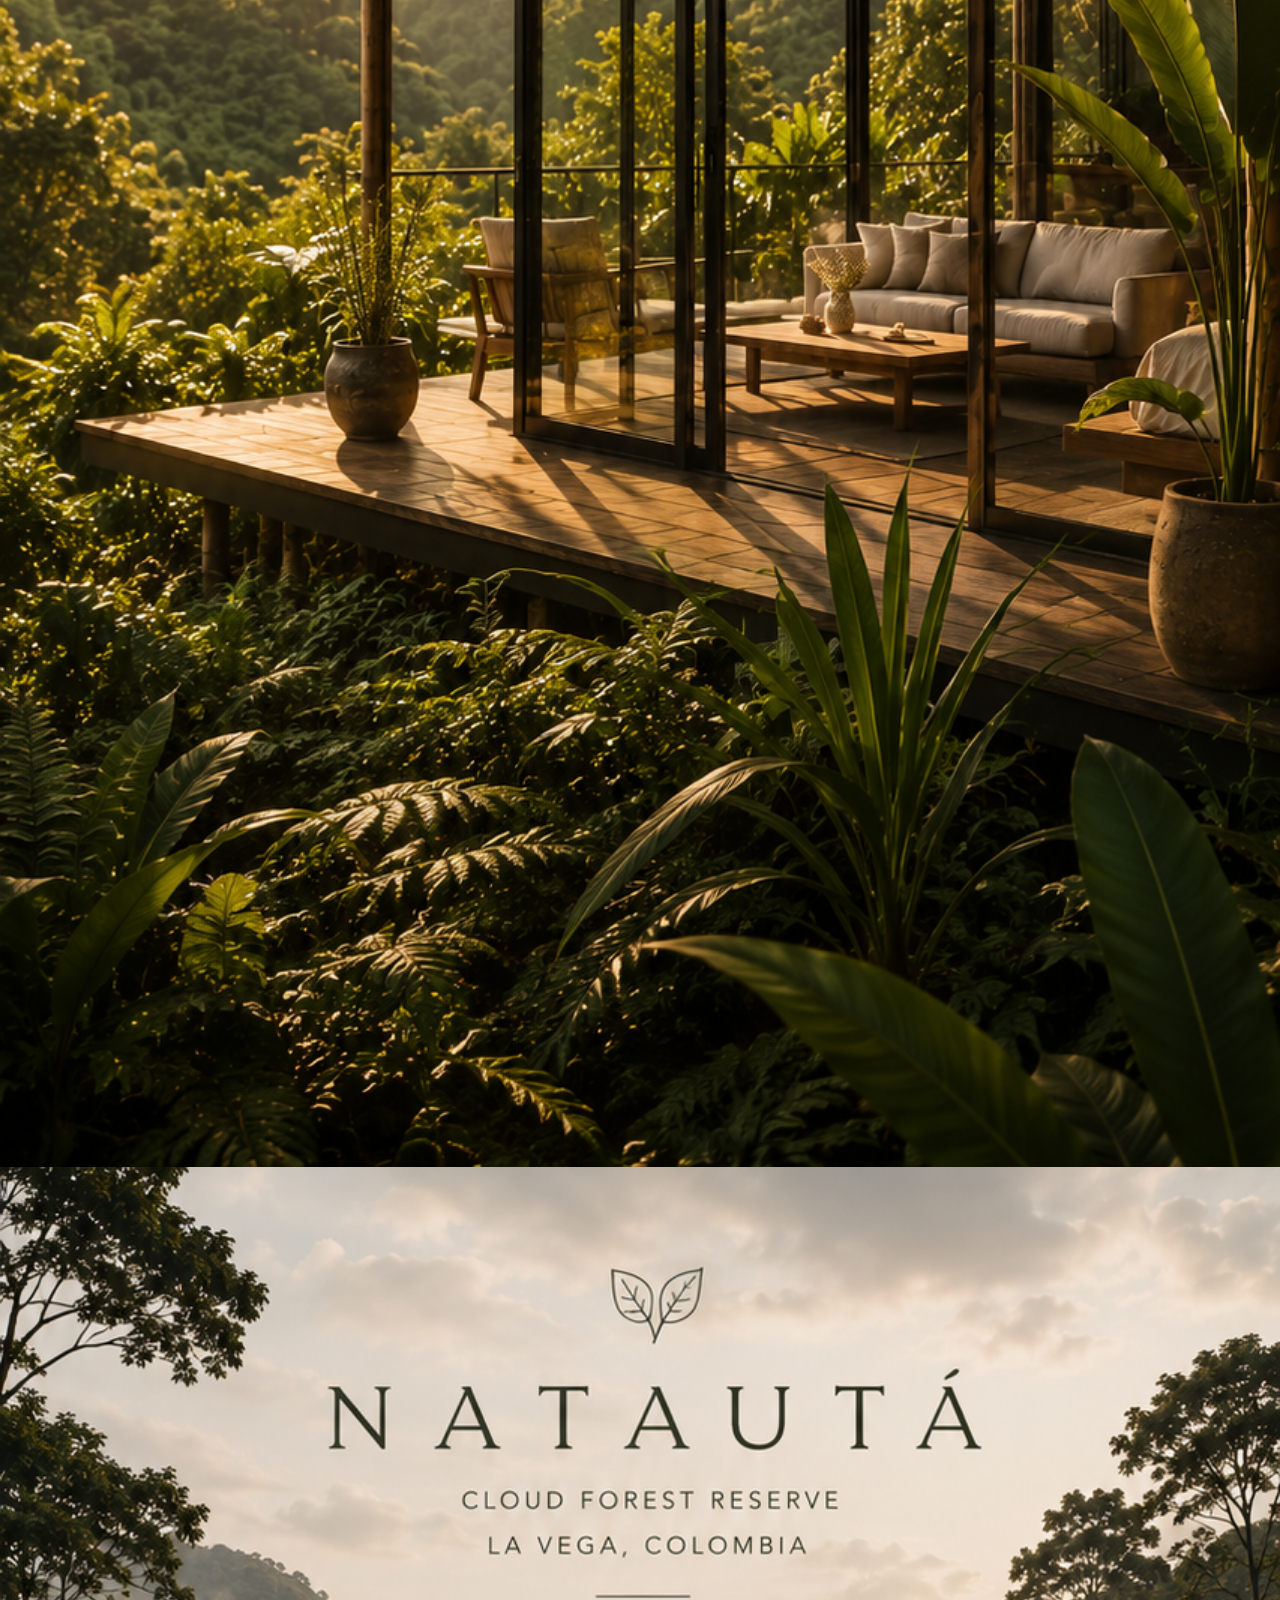
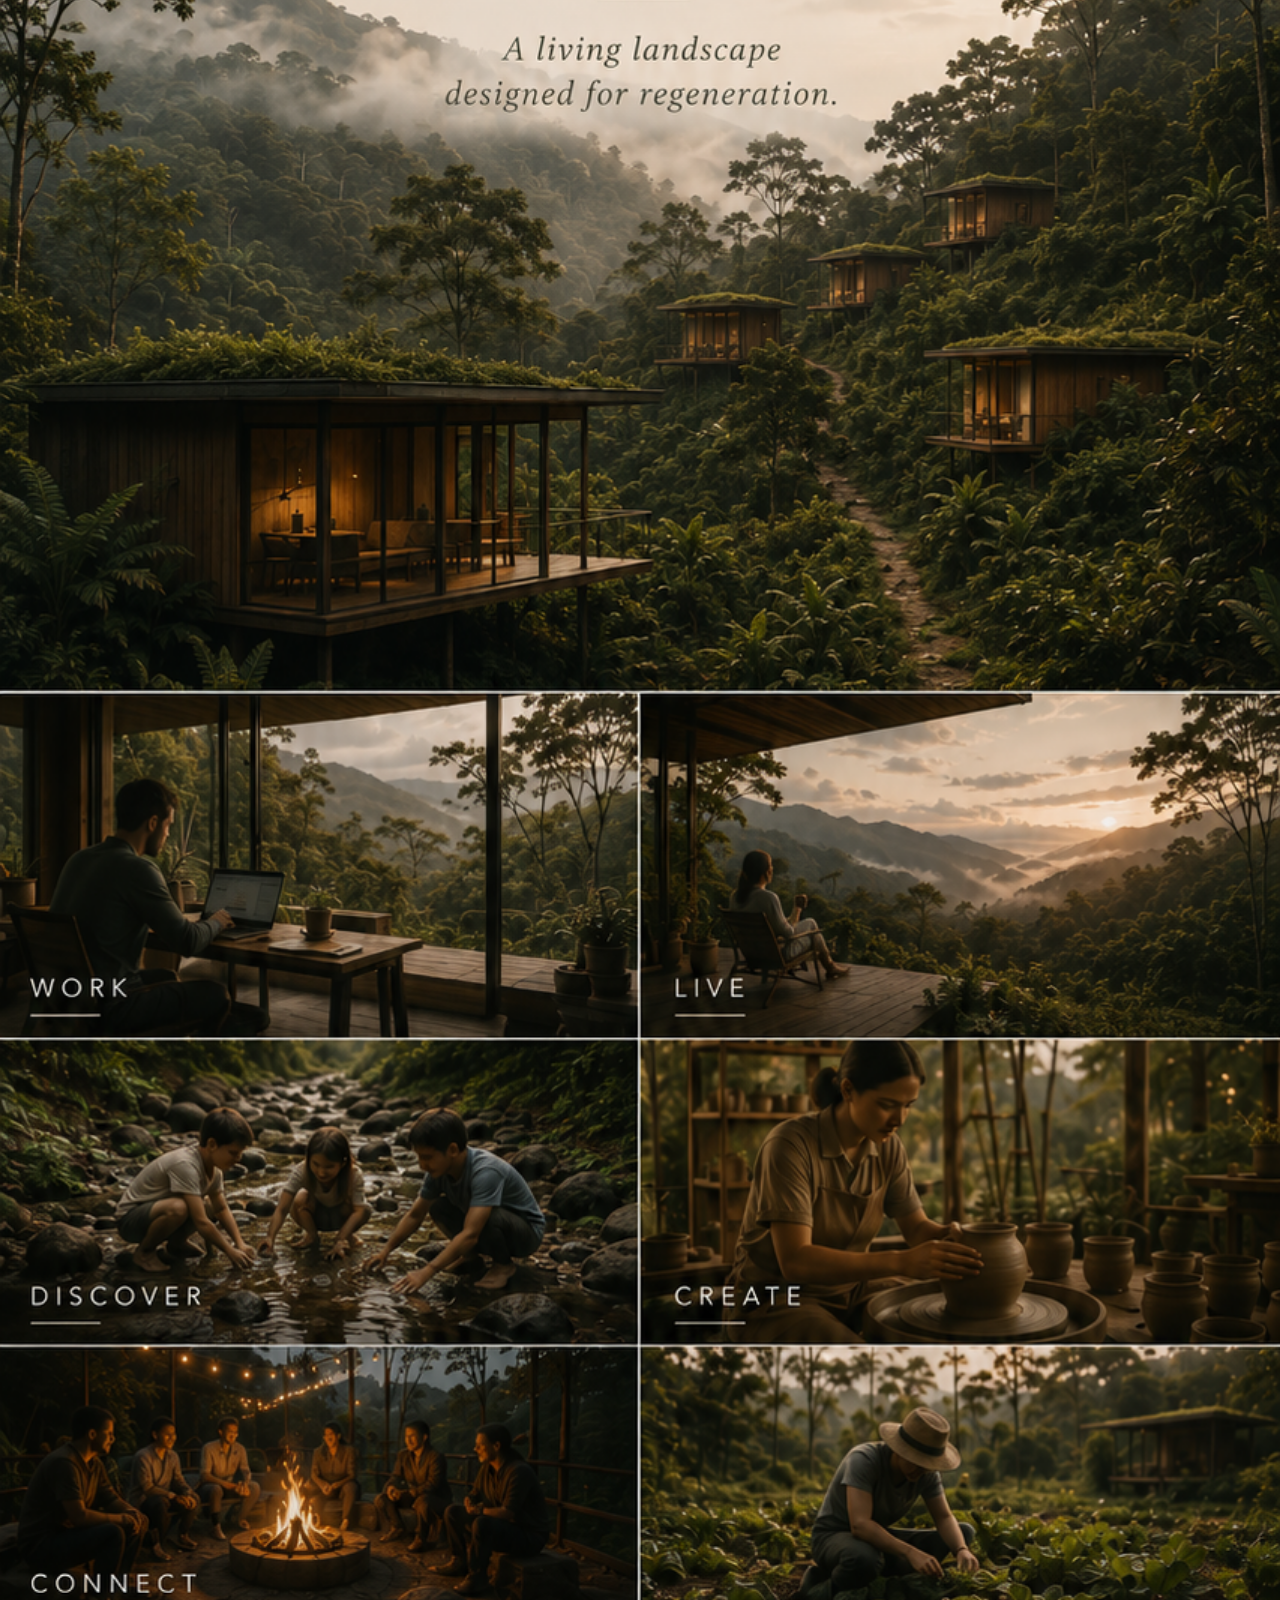
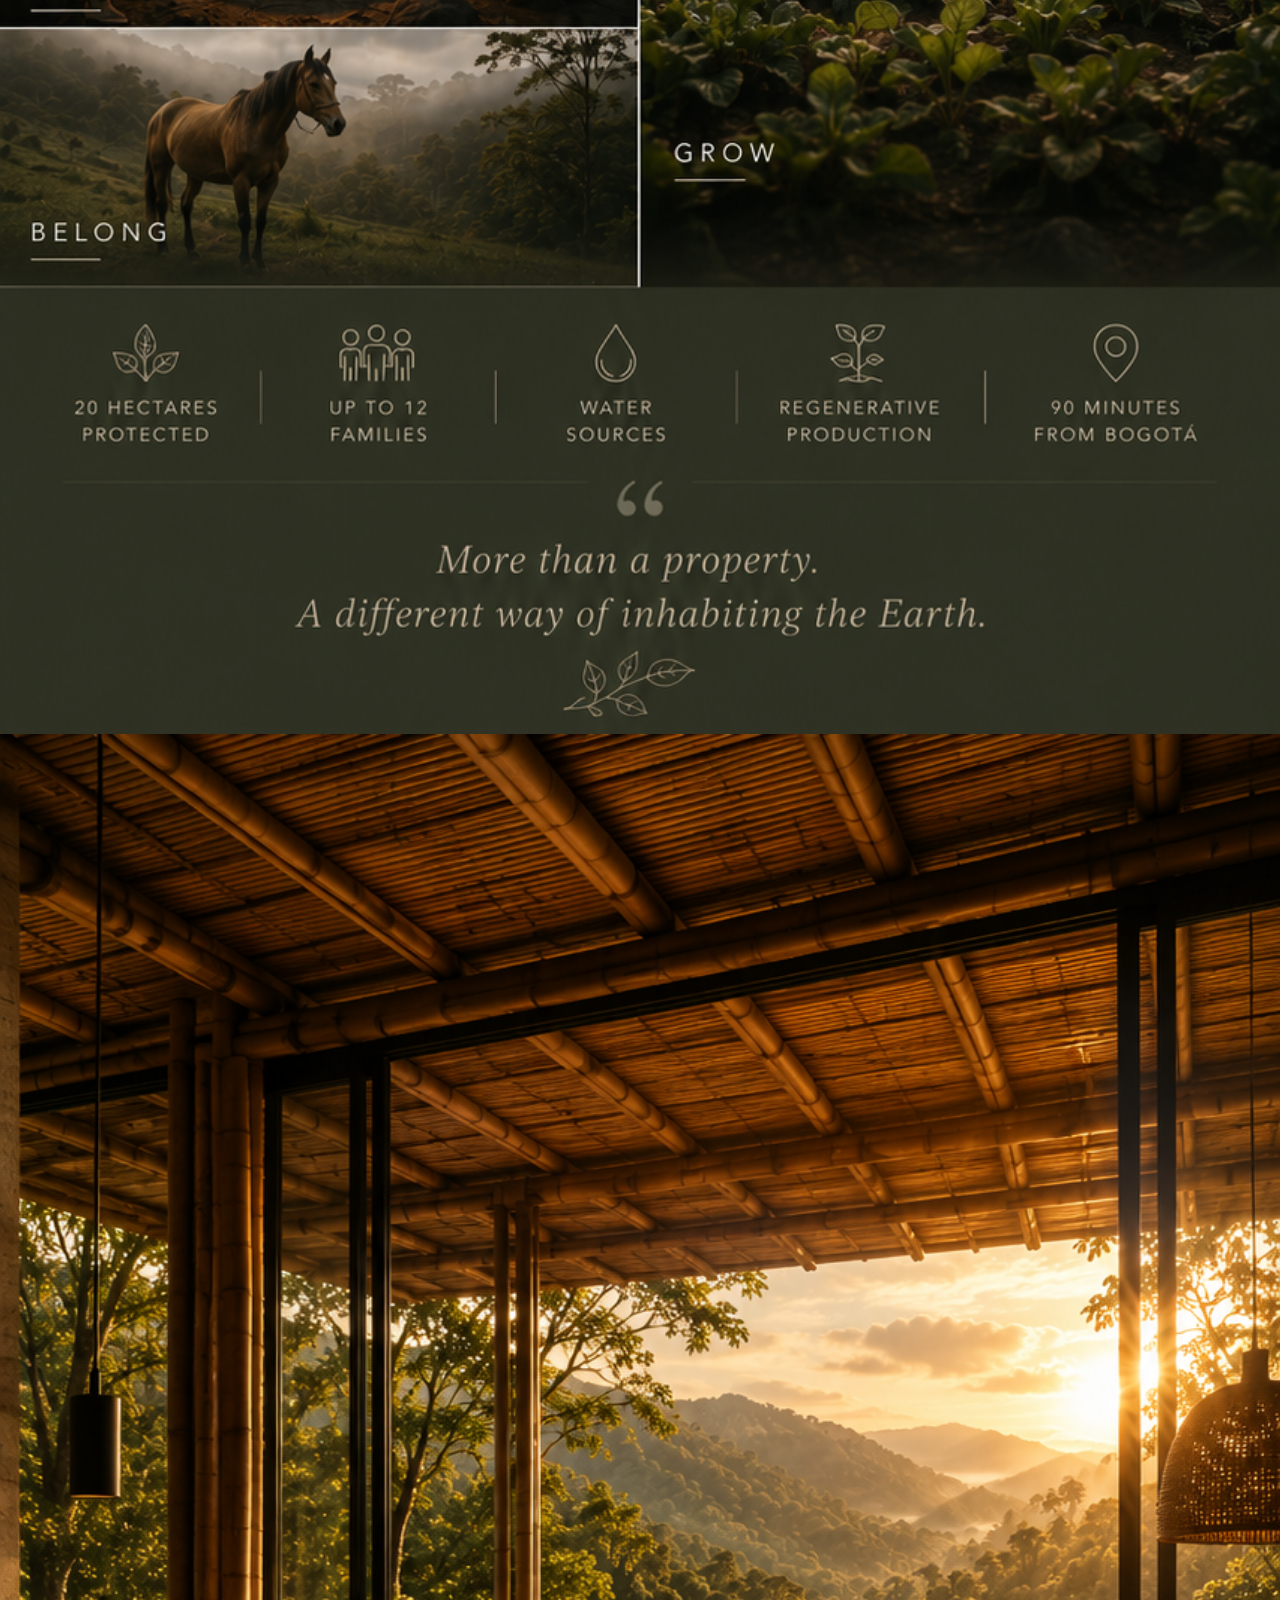
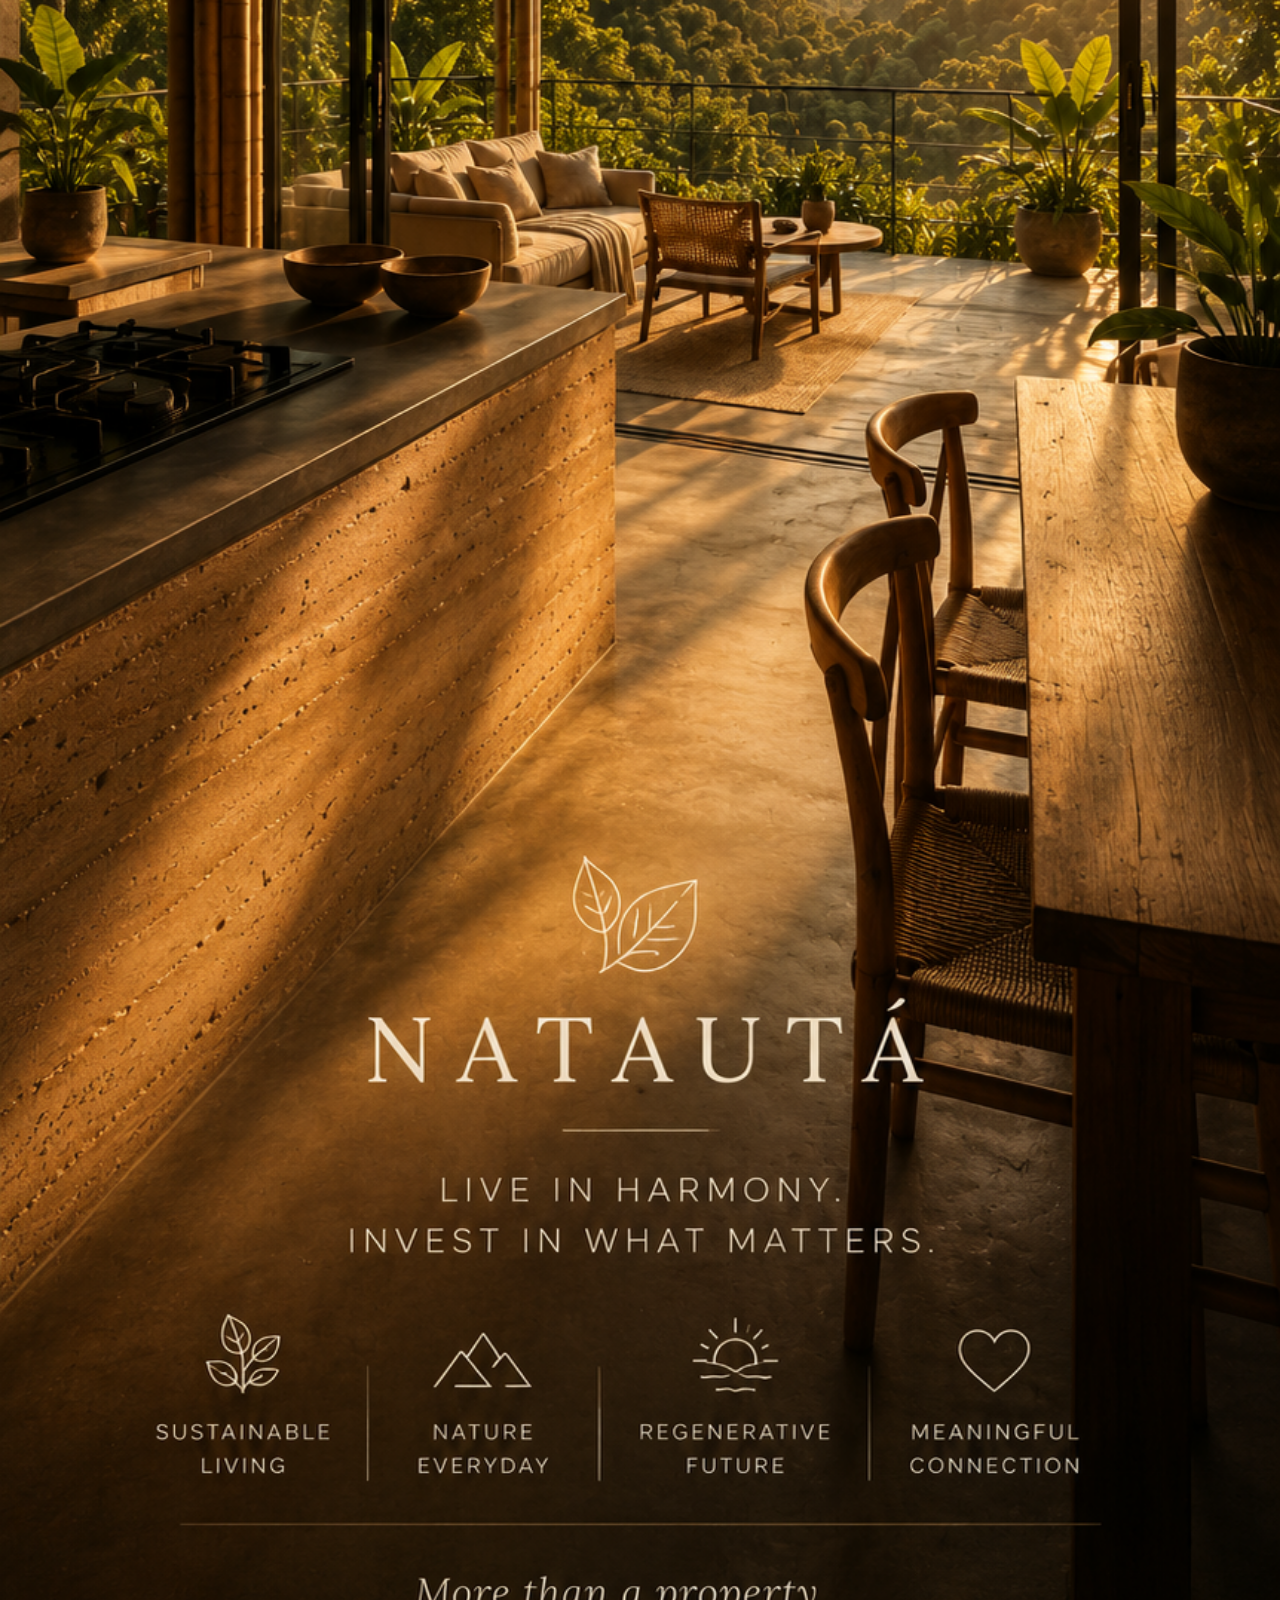
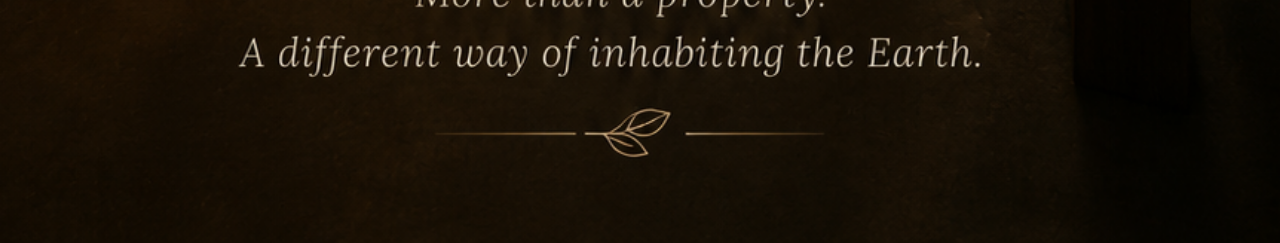
<file: natauta.html>
<!DOCTYPE html>
<html lang="en">

<head>

<meta charset="UTF-8">

<meta name="viewport"
content="width=device-width, initial-scale=1.0">

<title>NATAUTÁ | CHIHIZA</title>

<link rel="stylesheet" href="styles.css">

<link rel="preconnect"
href="https://fonts.googleapis.com">

<link rel="preconnect"
href="https://fonts.gstatic.com"
crossorigin>

<link href="https://fonts.googleapis.com/css2?family=Playfair+Display:wght@400;500;600;700&family=Inter:wght@300;400;500&display=swap"
rel="stylesheet">

</head>

<body>

<section class="hero">

<img src="./proyectos/natauta/1.png"
alt="NATAUTÁ">

</section>

<section class="hero">

<img src="./proyectos/natauta/2.png"
alt="NATAUTÁ">

</section>

<section class="hero">

<img src="./proyectos/natauta/3.png"
alt="NATAUTÁ">

</section>

</body>

</html>
</file>
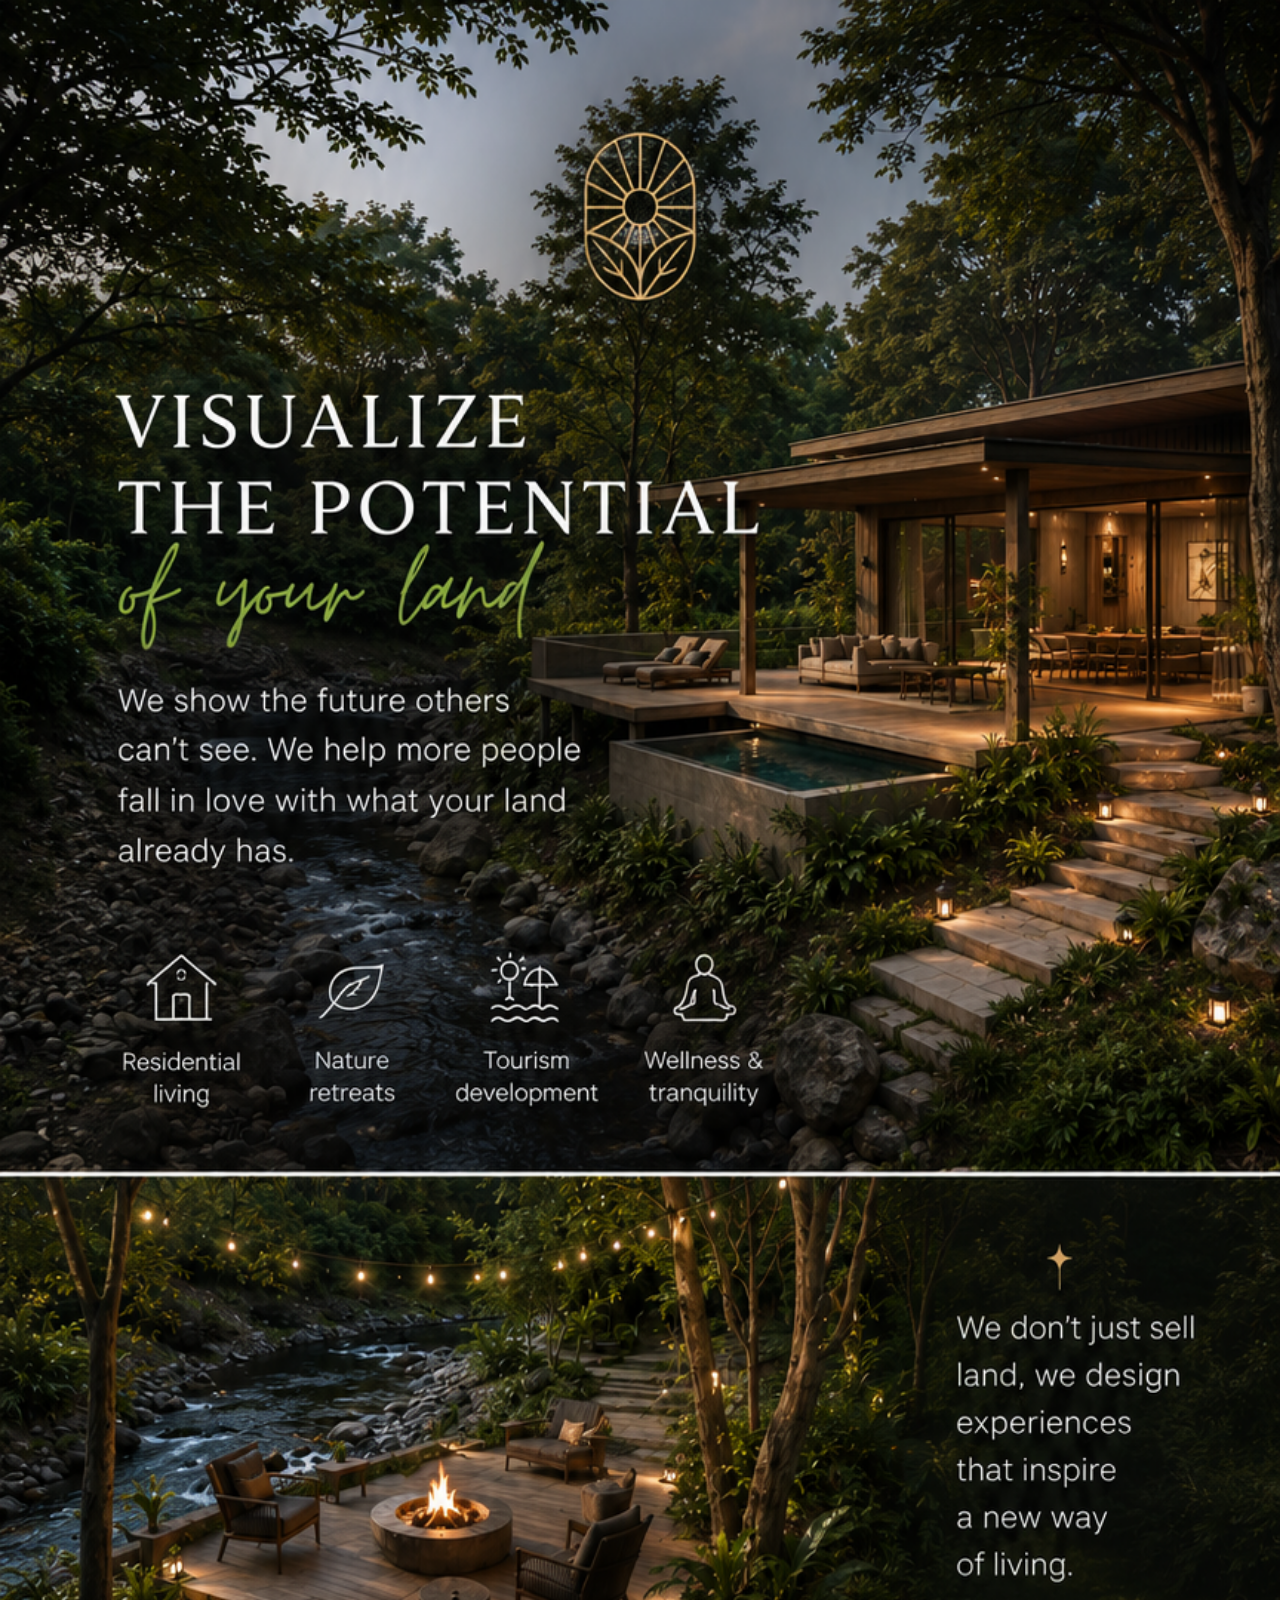
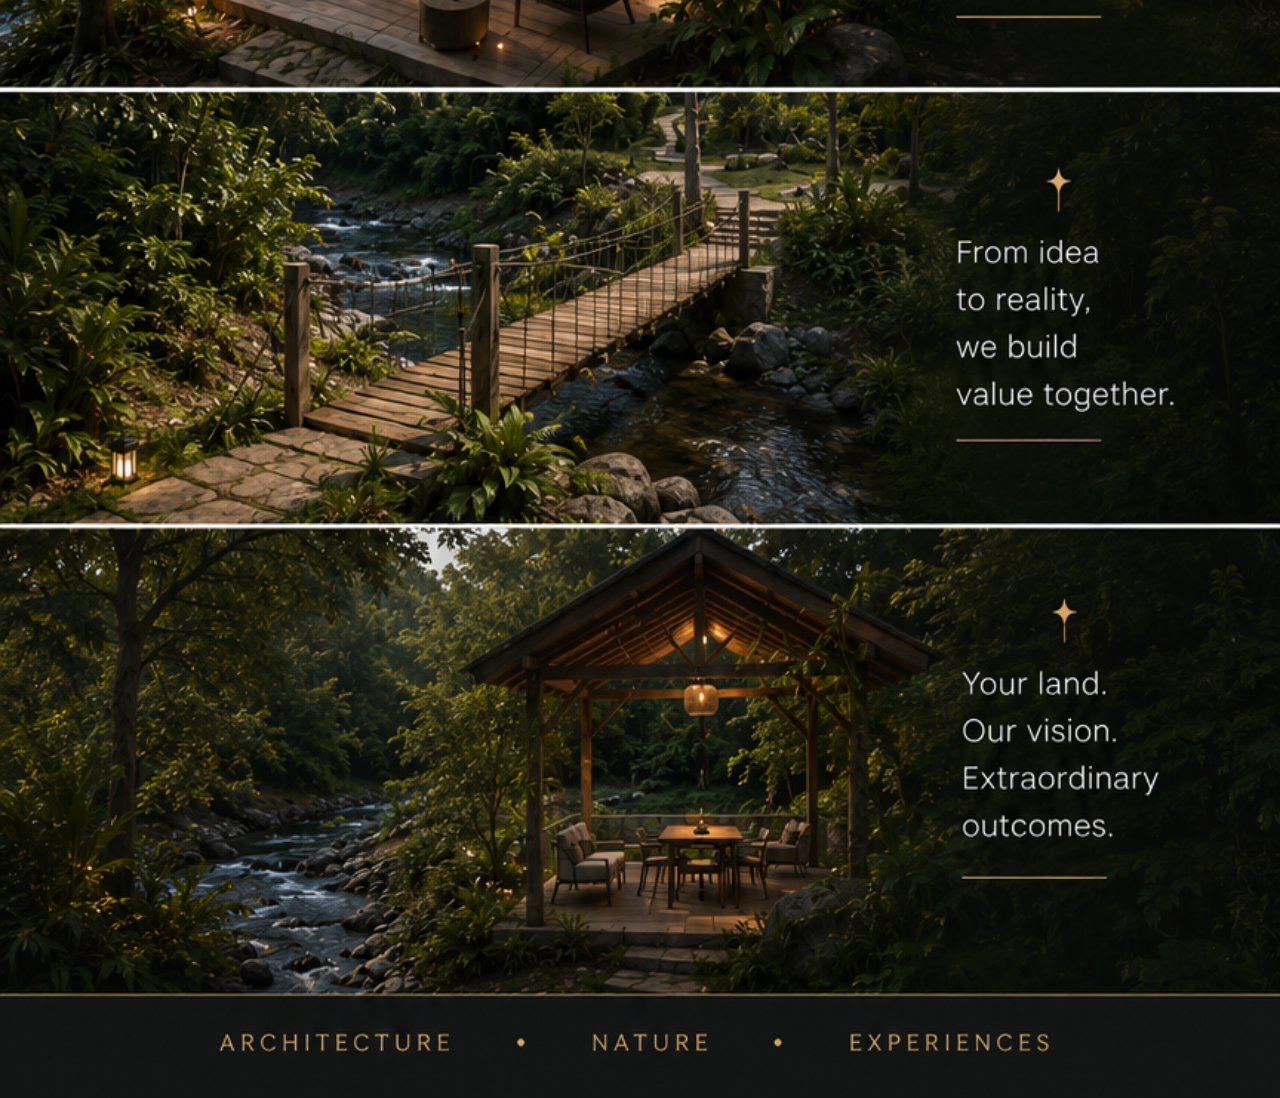
<file: nosara.html>
<!DOCTYPE html>
<html lang="en">

<head>

    <meta charset="UTF-8">
    <meta name="viewport" content="width=device-width, initial-scale=1.0">

    <title>NOSARA | CHIHIZA</title>

    <link rel="stylesheet" href="styles.css">

</head>

<body>

    <section class="hero">

        <img src="./proyectos/nosara/nosara-cr.png" alt="NOSARA">

    </section>

</body>

</html>
</file>
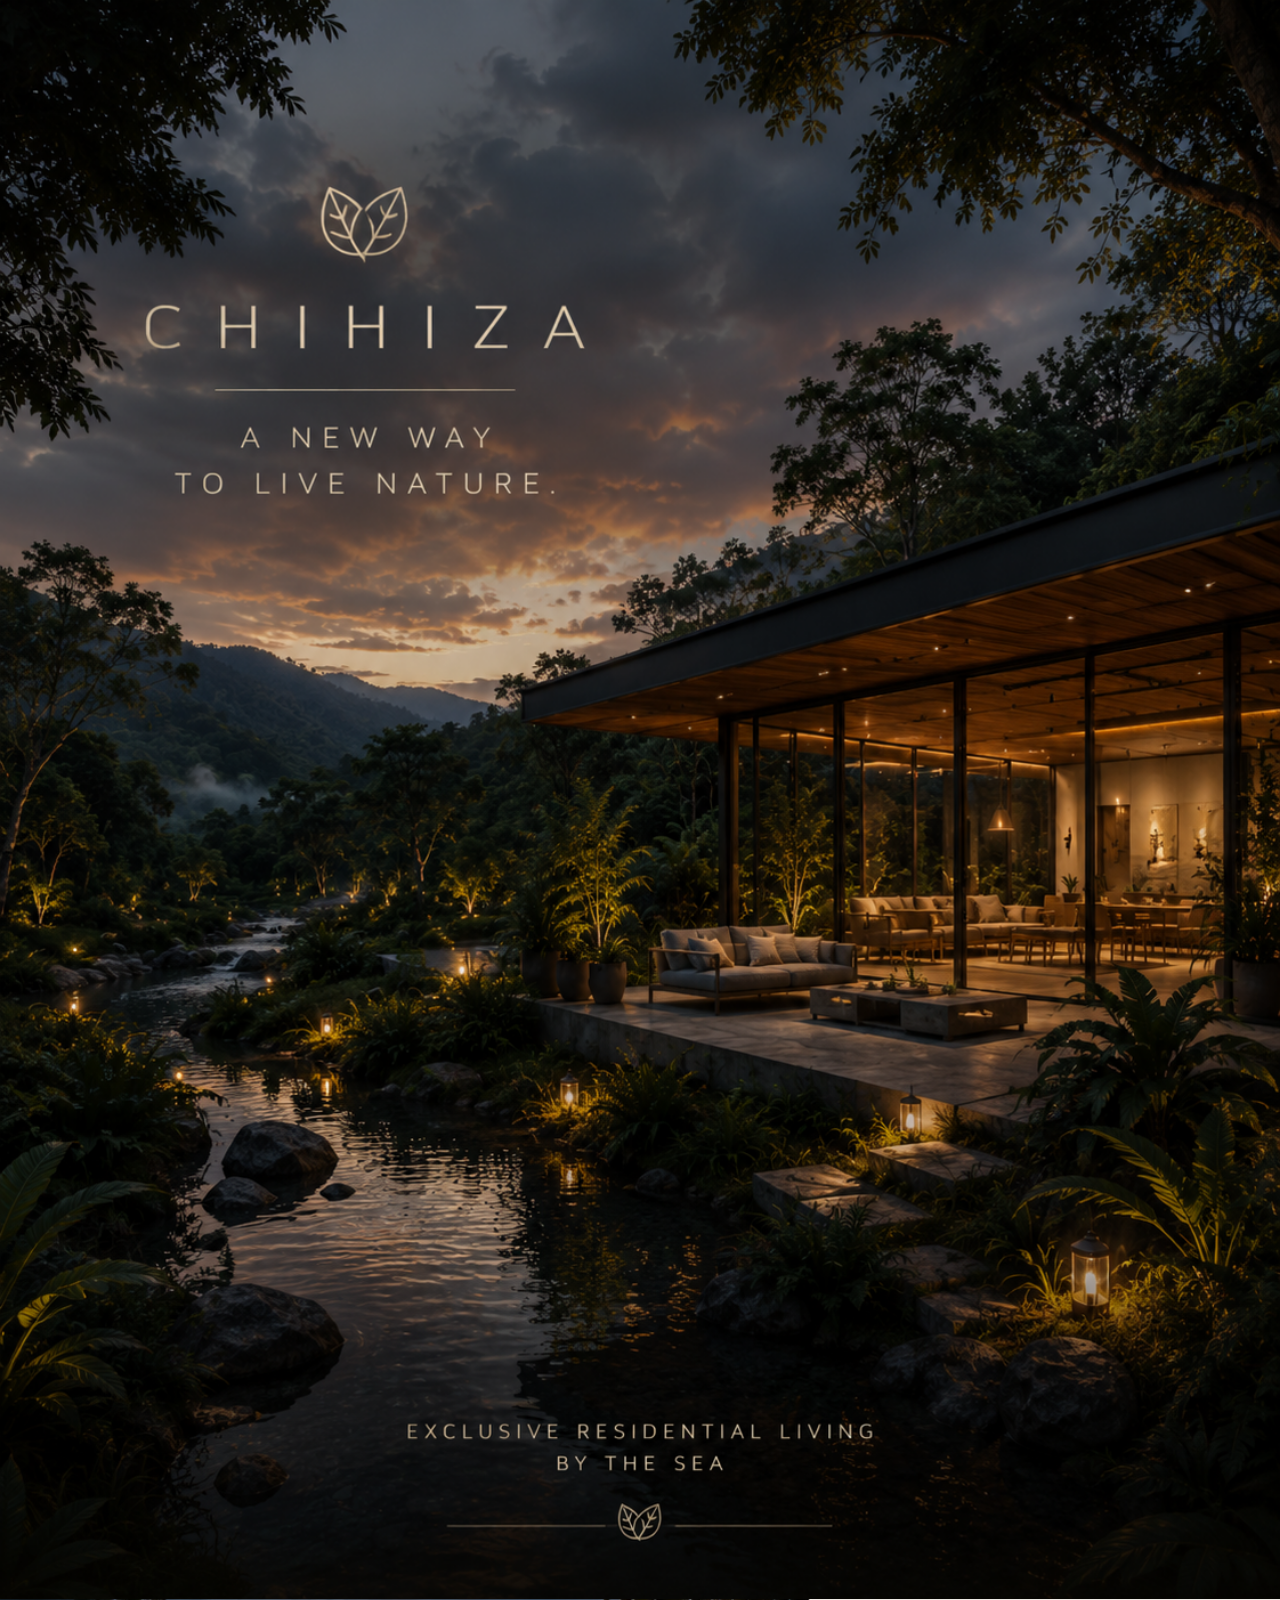
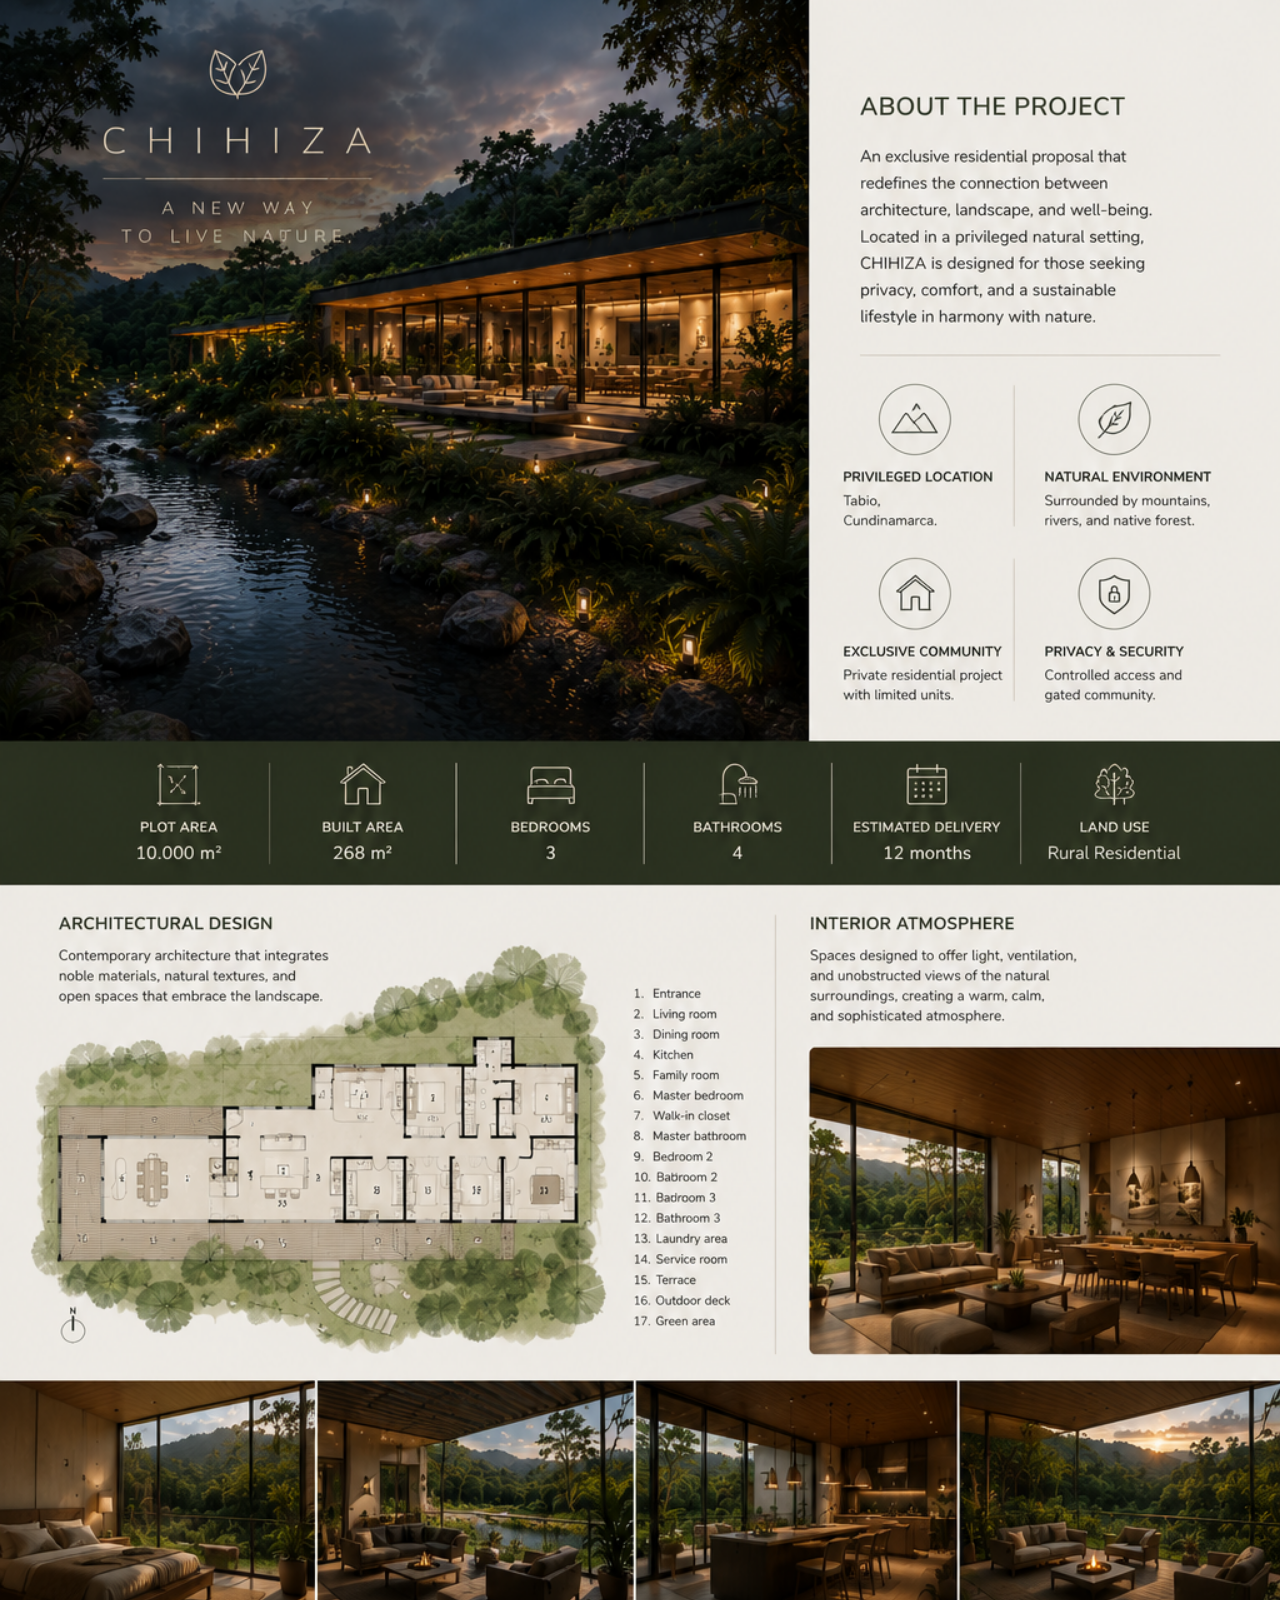
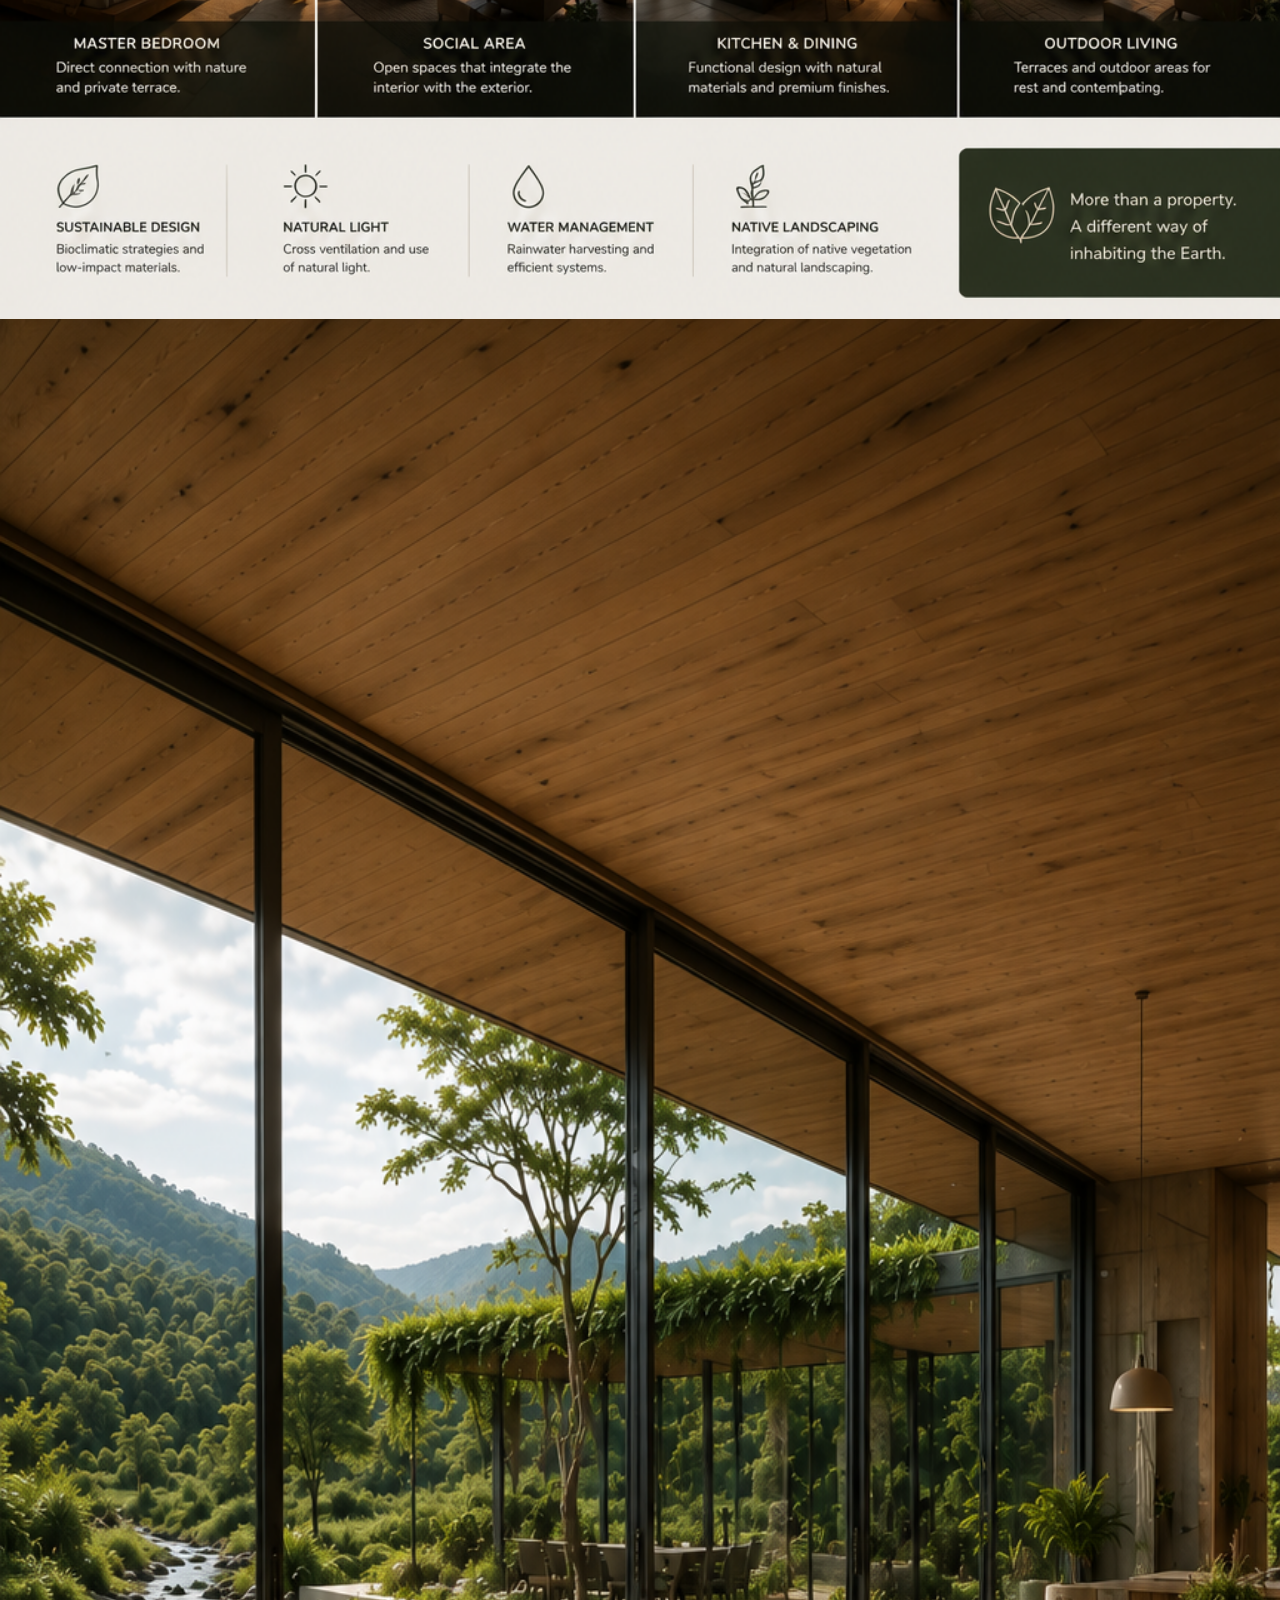
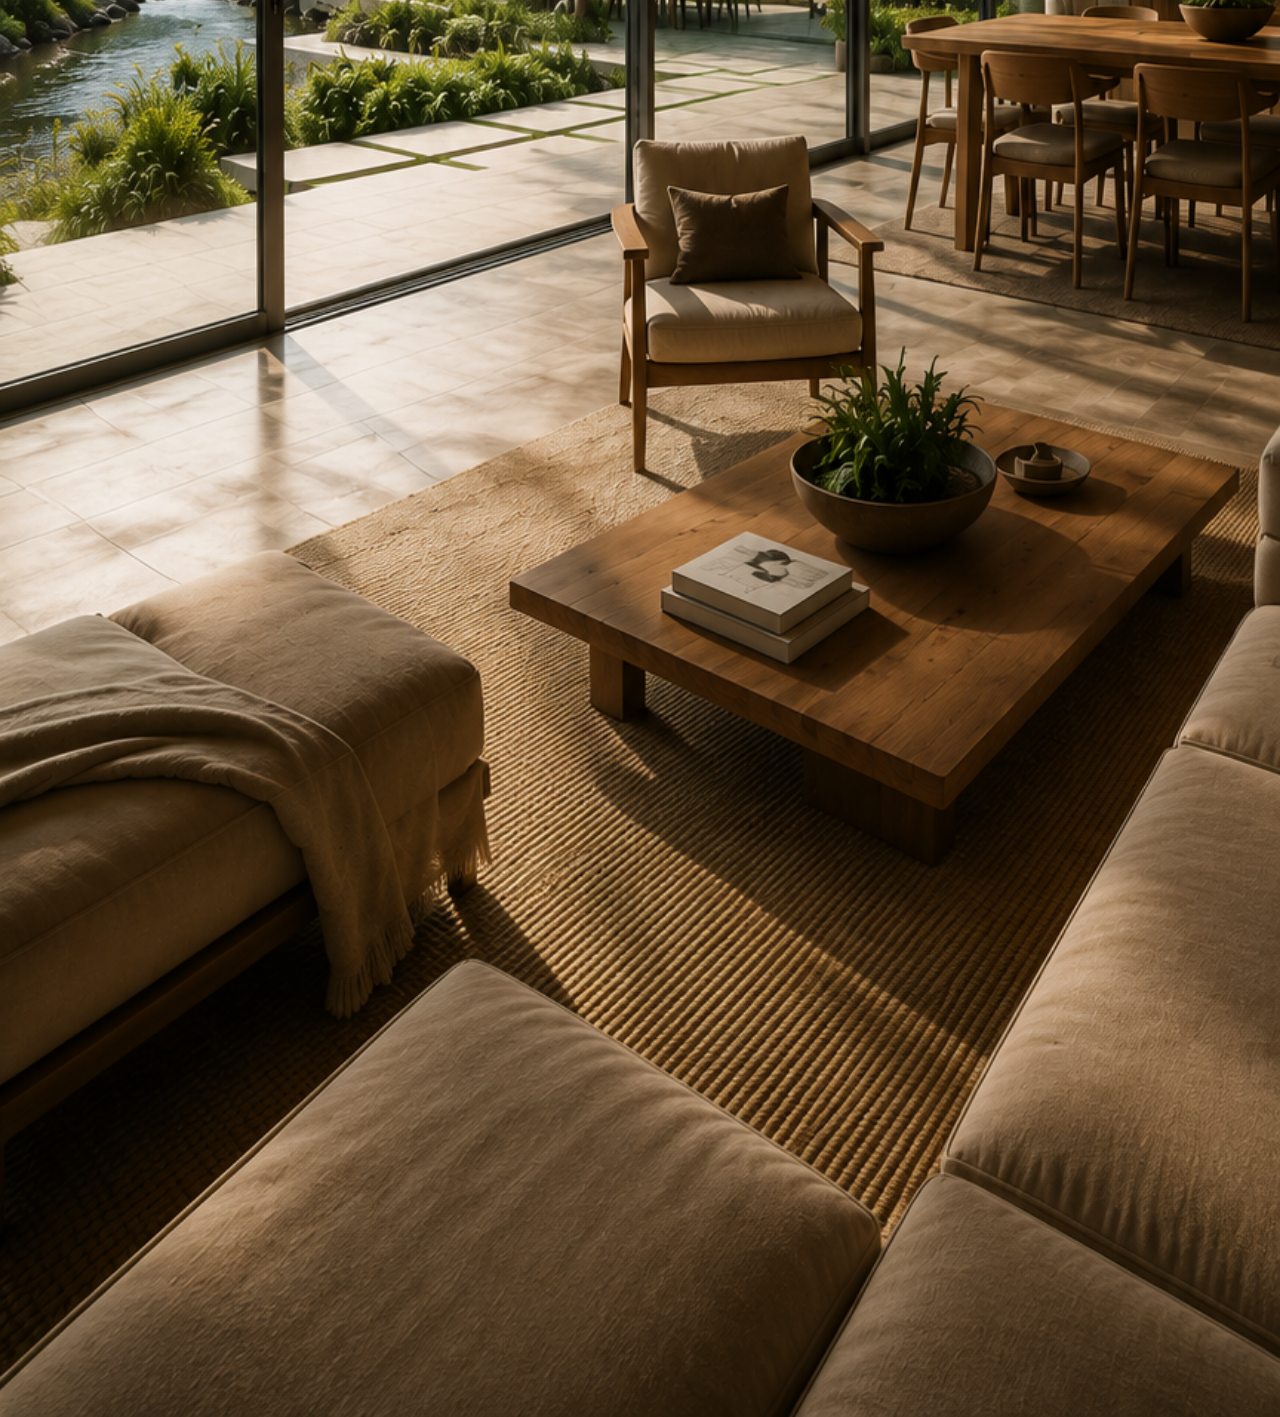
<file: rio-frio.html>
<!DOCTYPE html>
<html lang="en">

<head>

<meta charset="UTF-8">

<meta name="viewport" content="width=device-width, initial-scale=1.0">

<title>RIO FRÍO | CHIHIZA</title>

<link rel="stylesheet" href="styles.css">

</head>

<body>

<section class="hero">

<img src="./proyectos/riofrio/1.png" alt="RIO FRÍO">

</section>

<section class="hero">

<img src="./proyectos/riofrio/2.png" alt="RIO FRÍO">

</section>

<section class="hero">

<img src="./proyectos/riofrio/3.png" alt="RIO FRÍO">

</section>

</body>

</html>
</file>
<file: styles.css>
/*============================

RESET

============================*/

*{

margin:0;
padding:0;
box-sizing:border-box;

}

html{

scroll-behavior:smooth;

}

body{

background:#ffffff;
overflow-x:hidden;
font-family:Inter,sans-serif;

}

/*============================

FULL IMAGES

============================*/

.hero{

width:100%;

}

.hero img{

width:100%;

display:block;

}

/*==================================
CURATED DESTINATIONS
==================================*/

.projects{

    background:#f6f3ed;

    padding:80px 25px;

}

.projects h2{

    text-align:center;

    font-family:'Playfair Display',serif;

    font-size:2.2rem;

    font-weight:500;

    margin-bottom:70px;

    letter-spacing:4px;

    color:#222;

}

.project-row{

    display:flex;

    justify-content:space-between;

    align-items:center;

    padding:35px 0;

    border-bottom:1px solid #d9d4ca;

    text-decoration:none;

    color:#222;

    transition:.3s;

}

.project-row:hover{

    padding-left:12px;

}

.country{

    display:block;

    margin-bottom:12px;

    color:#9b8a67;

    font-size:.75rem;

    letter-spacing:3px;

}

.project-row h3{

    font-family:'Playfair Display',serif;

    font-size:2rem;

    font-weight:500;

    margin-bottom:8px;

}

.project-row p{

    color:#666;

    font-size:1rem;

}

.project-right{

    text-align:right;

}

.project-right span{

    display:block;

    color:#999;

    font-size:.8rem;

    margin-bottom:6px;

}

.project-right strong{

    display:block;

    font-family:'Playfair Display',serif;

    font-size:1.8rem;

    font-weight:500;

    margin-bottom:12px;

}

.project-right small{

    color:#8c7450;

    letter-spacing:2px;

}

/*=============================
MOBILE
=============================*/

@media(max-width:768px){

.project-row{

flex-direction:column;

align-items:flex-start;

gap:18px;

}

.project-right{

text-align:left;

}

.projects h2{

font-size:1.8rem;

}

.project-row h3{

font-size:1.7rem;

}

.project-right strong{

font-size:1.5rem;

}

}
</file>
